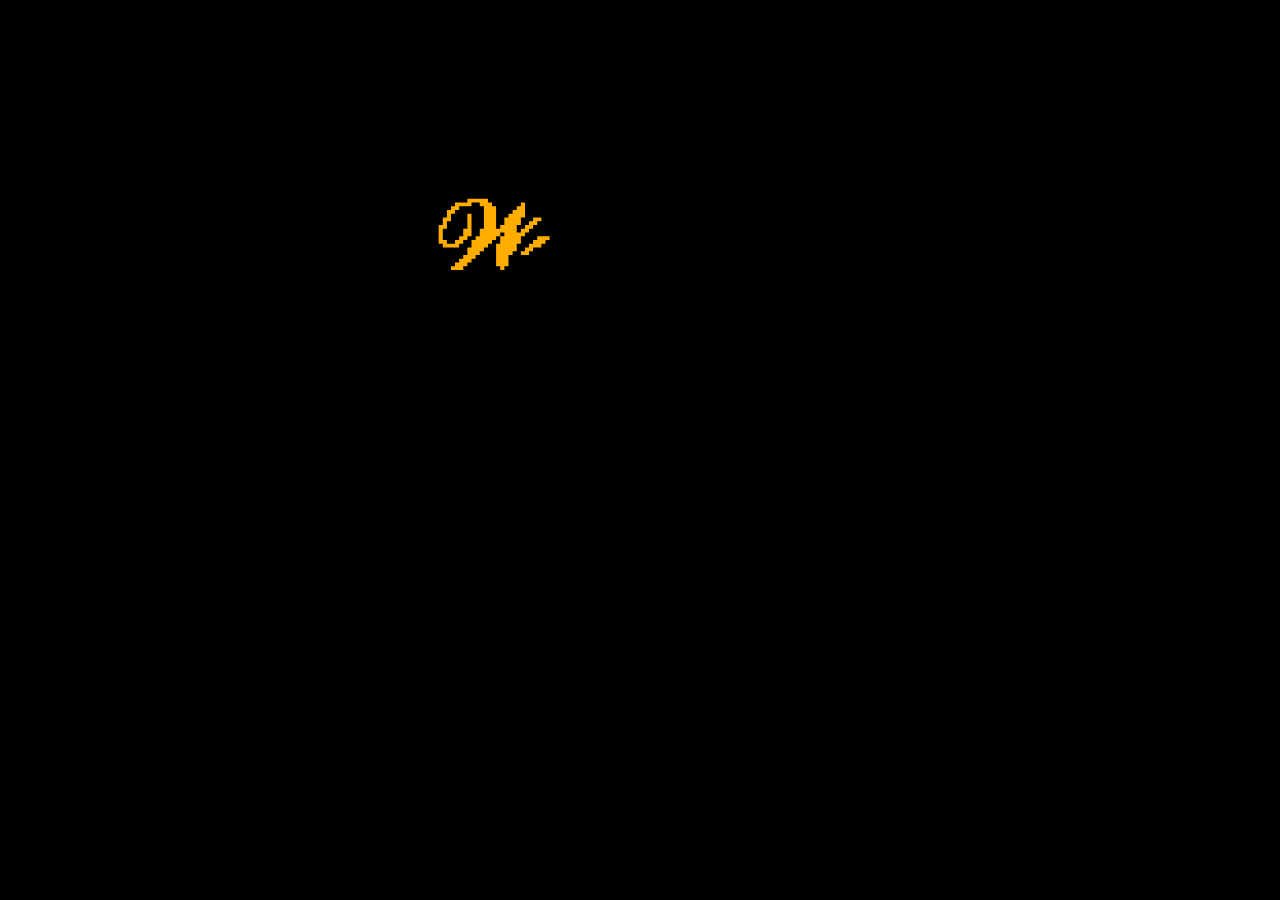
<file: retro/games/defender/index.html>
<!doctypehtml><html lang=en><head><meta charset=utf-8><meta content="width=device-width,initial-scale=1"name=viewport><title>Defender</title><style>body,html{margin:0;height:100%;background:#000;overflow:hidden}body{display:flex;align-items:center;justify-content:center}canvas{display:block;width:100vw;height:100vh;image-rendering:pixelated;outline:0}#status{position:fixed;color:#888;font:14px monospace}</style></head><body><div id=status>Loading...</div><canvas id=canvas oncontextmenu=event.preventDefault() tabindex=-1></canvas><script>var Module={canvas:document.getElementById("canvas"),setStatus:function(t){document.getElementById("status").textContent=t},onRuntimeInitialized:function(){Module.setStatus(""),Module.canvas.focus()}}</script><script async src=index.js></script></body></html>
</file>
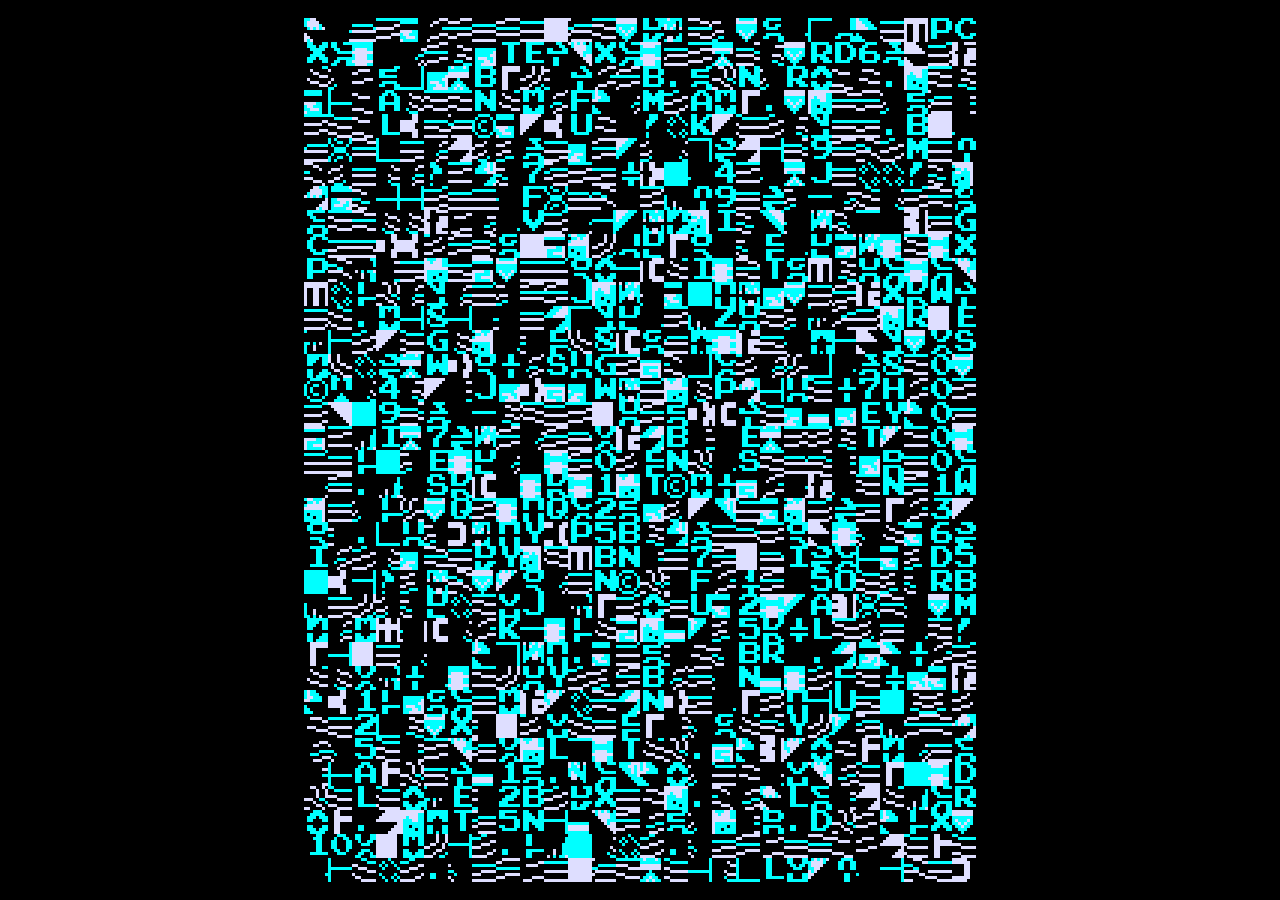
<file: retro/games/galaga/index.html>
<!doctypehtml><html lang=en><head><meta charset=utf-8><meta content="width=device-width,initial-scale=1"name=viewport><title>Galaga</title><style>body,html{margin:0;height:100%;background:#000;overflow:hidden}body{display:flex;align-items:center;justify-content:center}canvas{display:block;width:100vw;height:100vh;image-rendering:pixelated;outline:0}#status{position:fixed;color:#888;font:14px monospace}</style></head><body><div id=status>Loading...</div><canvas id=canvas oncontextmenu=event.preventDefault() tabindex=-1></canvas><script>var Module={canvas:document.getElementById("canvas"),setStatus:function(t){document.getElementById("status").textContent=t},onRuntimeInitialized:function(){Module.setStatus(""),Module.canvas.focus()}}</script><script async src=index.js></script></body></html>
</file>
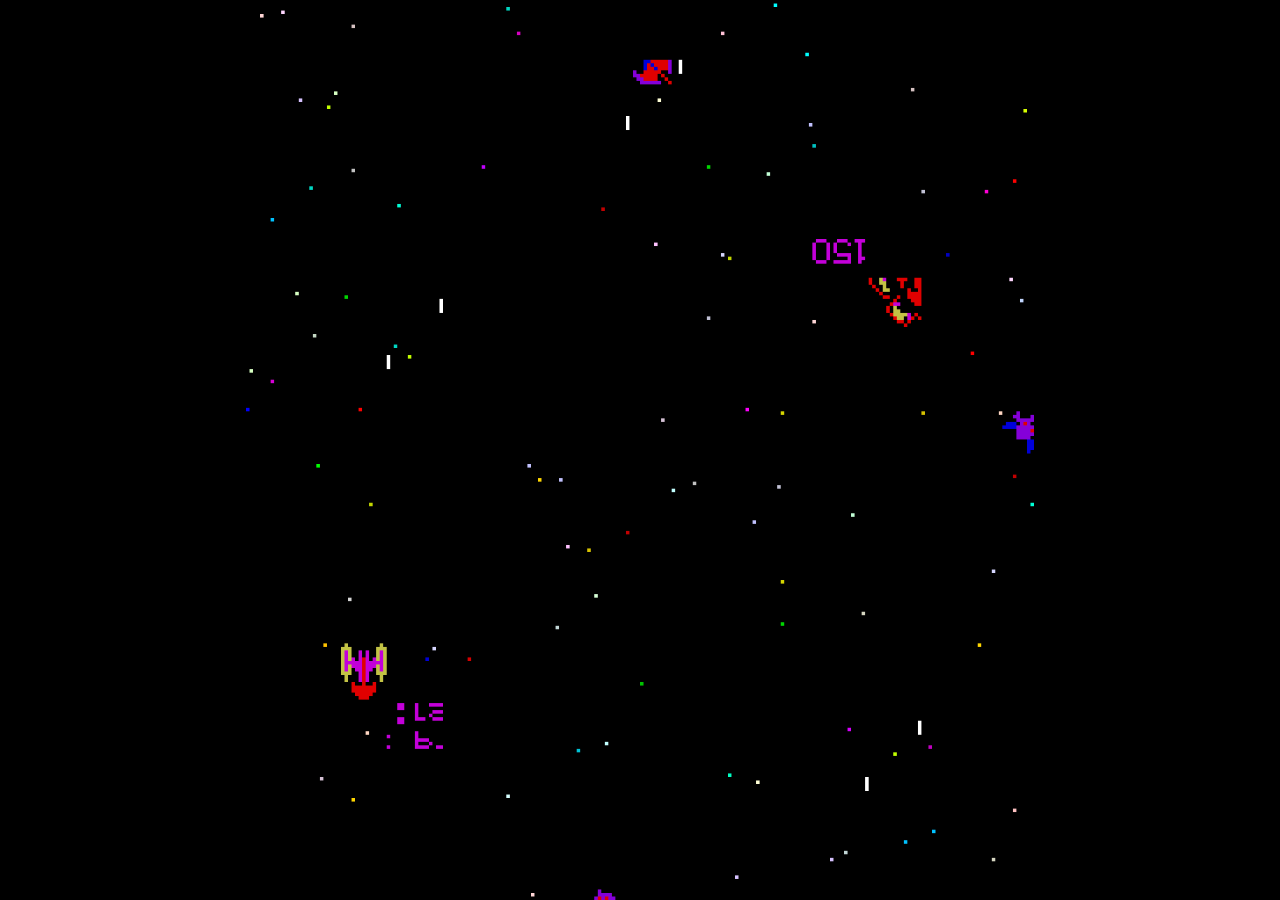
<file: retro/games/galaxian/index.html>
<!doctypehtml><html lang=en><head><meta charset=utf-8><meta content="width=device-width,initial-scale=1"name=viewport><title>Galaxian</title><style>body,html{margin:0;height:100%;background:#000;overflow:hidden}body{display:flex;align-items:center;justify-content:center}canvas{display:block;width:100vw;height:100vh;image-rendering:pixelated;outline:0}#status{position:fixed;color:#888;font:14px monospace}</style></head><body><div id=status>Loading...</div><canvas id=canvas oncontextmenu=event.preventDefault() tabindex=-1></canvas><script>var Module={canvas:document.getElementById("canvas"),setStatus:function(t){document.getElementById("status").textContent=t},onRuntimeInitialized:function(){Module.setStatus(""),Module.canvas.focus()}}</script><script async src=index.js></script></body></html>
</file>
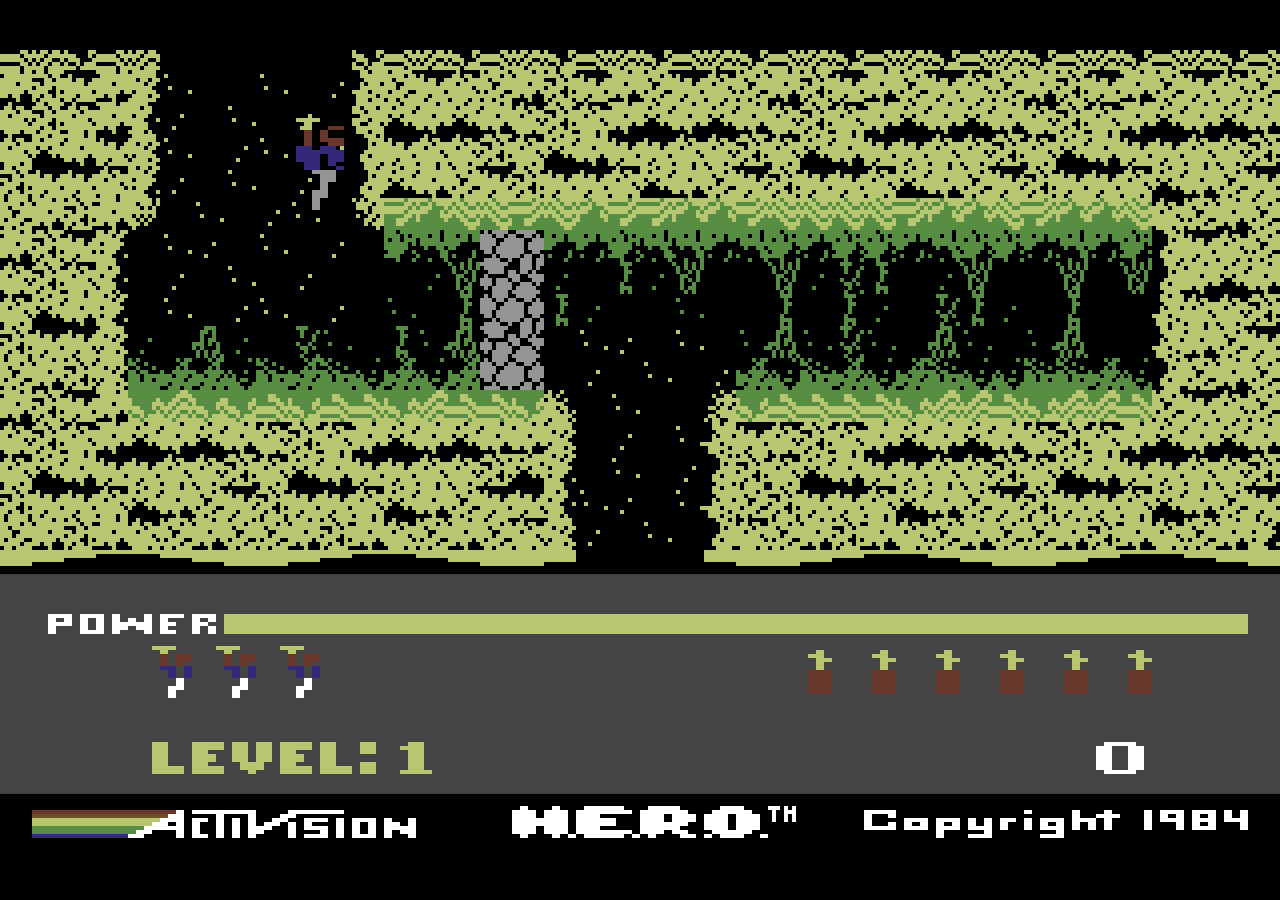
<file: retro/games/hero/index.html>
<!doctypehtml><html lang=en><head><meta charset=utf-8><meta content="width=device-width,initial-scale=1"name=viewport><title>H.E.R.O.</title><style>body,html{margin:0;height:100%;background:#000;overflow:hidden}body{display:flex;align-items:center;justify-content:center}canvas{display:block;width:100vw;height:100vh;image-rendering:pixelated;outline:0}#status{position:fixed;color:#888;font:14px monospace}</style></head><body><div id=status>Loading...</div><canvas id=canvas oncontextmenu=event.preventDefault() tabindex=-1></canvas><script>var Module={canvas:document.getElementById("canvas"),setStatus:function(t){document.getElementById("status").textContent=t},onRuntimeInitialized:function(){Module.setStatus(""),Module.canvas.focus()}}</script><script async src=index.js></script></body></html>
</file>
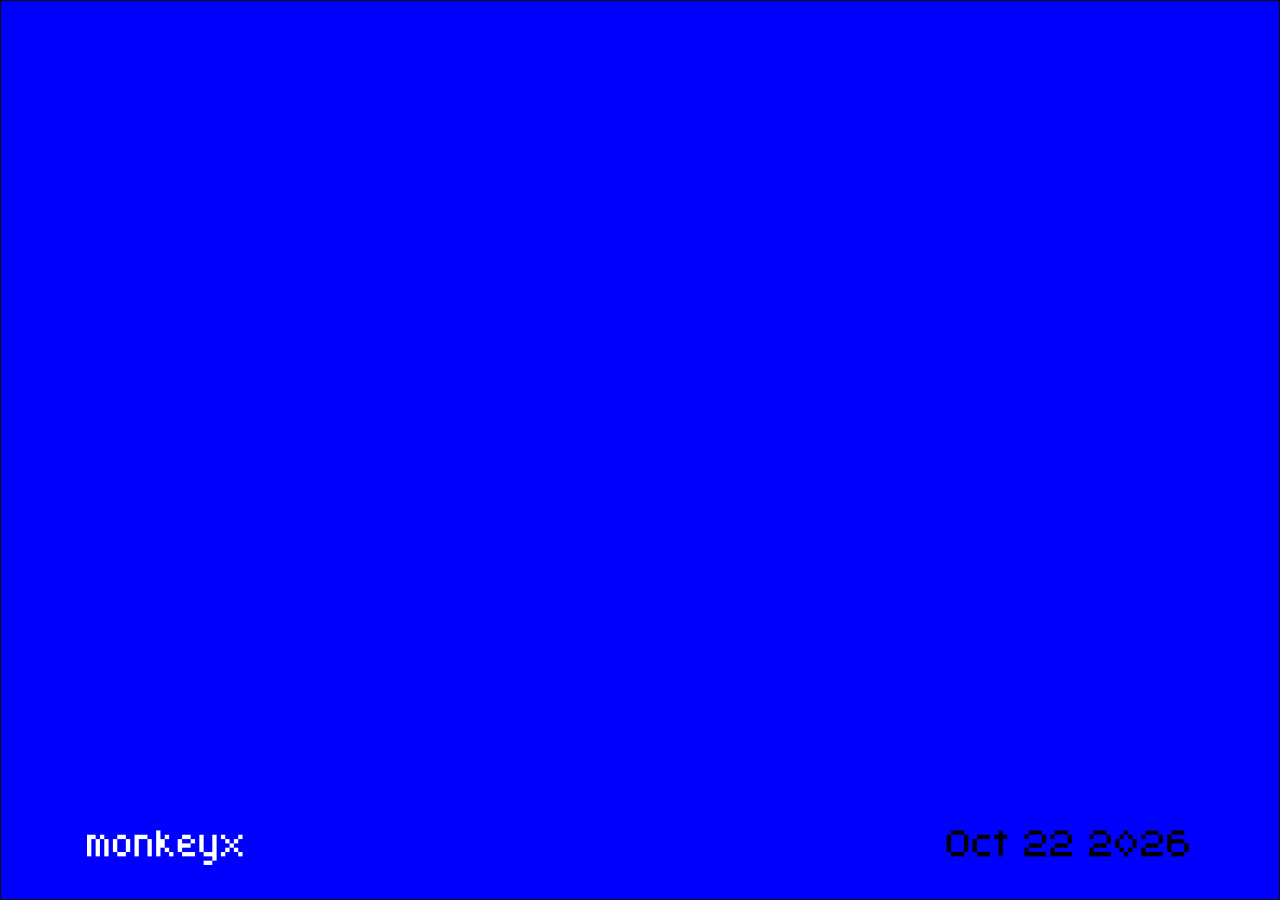
<file: retro/games/jet-set-willy/index.html>
<!DOCTYPE html>
<html lang="en">
<head>
  <meta charset="utf-8">
  <meta name="viewport" content="width=device-width, initial-scale=1, user-scalable=no">
  <title>Jet Set Willy</title>
  <style>
    * { margin: 0; padding: 0; box-sizing: border-box; }
    html, body { width: 100%; height: 100%; background: #000; overflow: hidden; touch-action: none; }
    canvas#canvas { display: block; image-rendering: pixelated; }

    #controls { display: none; position: fixed; inset: 0; pointer-events: none; z-index: 10; }

    .ctrl-btn {
      position: absolute;
      pointer-events: all;
      background: rgba(255,255,255,0.15);
      border: 2px solid rgba(255,255,255,0.4);
      border-radius: 50%;
      color: rgba(255,255,255,0.8);
      font-size: 28px;
      line-height: 1;
      display: flex;
      align-items: center;
      justify-content: center;
      user-select: none;
      -webkit-user-select: none;
      width: 72px;
      height: 72px;
    }
    .ctrl-btn:active { background: rgba(255,255,255,0.35); }

    #ctrl-left  { bottom: 24px; left: 24px; }
    #ctrl-right { bottom: 24px; left: 112px; }
    #ctrl-jump  { bottom: 24px; right: 24px; width: 88px; height: 88px; font-size: 36px; }
    #ctrl-enter { bottom: 120px; right: 24px; }
    #ctrl-pause { top: 16px; right: 104px; width: 52px; height: 52px; font-size: 20px; border-radius: 8px; }
    #ctrl-esc   { top: 16px; right: 40px;  width: 52px; height: 52px; font-size: 20px; border-radius: 8px; }
  </style>
</head>
<body>
  <canvas id="canvas" oncontextmenu="event.preventDefault()" tabindex="-1"></canvas>

  <div id="controls">
    <div class="ctrl-btn" id="ctrl-left">&#9664;</div>
    <div class="ctrl-btn" id="ctrl-right">&#9654;</div>
    <div class="ctrl-btn" id="ctrl-jump">&#9650;</div>
    <div class="ctrl-btn" id="ctrl-enter">&#9166;</div>
    <div class="ctrl-btn" id="ctrl-pause">&#9646;&#9646;</div>
    <div class="ctrl-btn" id="ctrl-esc">&#10005;</div>
  </div>

  <script>
    var canvas = document.getElementById('canvas');

    function sendKey(type, key, code) {
      canvas.dispatchEvent(new KeyboardEvent(type, {
        key: key, code: code, keyCode: 0,
        bubbles: true, cancelable: true
      }));
    }

    function bindBtn(id, key, code) {
      var el = document.getElementById(id);
      el.addEventListener('touchstart', function(e) {
        e.preventDefault();
        sendKey('keydown', key, code);
      }, {passive: false});
      el.addEventListener('touchend', function(e) {
        e.preventDefault();
        sendKey('keyup', key, code);
      }, {passive: false});
      el.addEventListener('touchcancel', function(e) {
        sendKey('keyup', key, code);
      }, {passive: false});
    }

    bindBtn('ctrl-left',  'ArrowLeft',  'ArrowLeft');
    bindBtn('ctrl-right', 'ArrowRight', 'ArrowRight');
    bindBtn('ctrl-jump',  ' ',          'Space');
    bindBtn('ctrl-enter', 'Enter',      'Enter');
    bindBtn('ctrl-pause', 'Tab',        'Tab');
    bindBtn('ctrl-esc',   'Escape',     'Escape');

    var isAndroid = /android/i.test(navigator.userAgent);
    var isTouch   = 'ontouchstart' in window || navigator.maxTouchPoints > 0;
    if (isAndroid || isTouch) {
      document.getElementById('controls').style.display = 'block';
    }

    var Module = {
      canvas: canvas,
      onRuntimeInitialized: function() { canvas.focus(); }
    };
  </script>
  <script async type="text/javascript" src="index.js"></script>
</body>
</html>
</file>
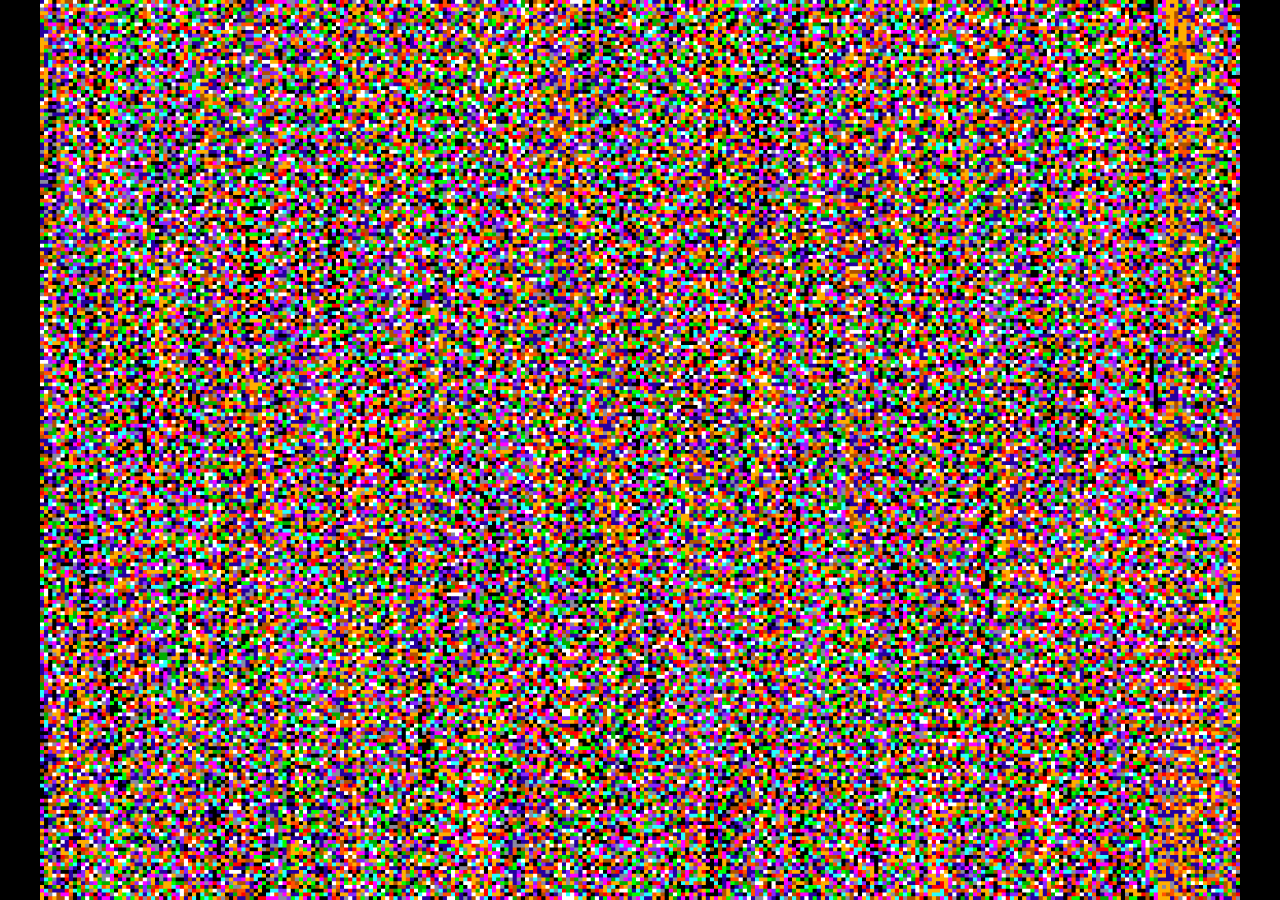
<file: retro/games/joust/index.html>
<!doctypehtml><html lang=en><head><meta charset=utf-8><meta content="width=device-width,initial-scale=1"name=viewport><title>Joust</title><style>body,html{margin:0;height:100%;background:#000;overflow:hidden}body{display:flex;align-items:center;justify-content:center}canvas{display:block;width:100vw;height:100vh;image-rendering:pixelated;outline:0}#status{position:fixed;color:#888;font:14px monospace}</style></head><body><div id=status>Loading...</div><canvas id=canvas oncontextmenu=event.preventDefault() tabindex=-1></canvas><script>var Module={canvas:document.getElementById("canvas"),setStatus:function(t){document.getElementById("status").textContent=t},onRuntimeInitialized:function(){Module.setStatus(""),Module.canvas.focus()}}</script><script async src=index.js></script></body></html>
</file>
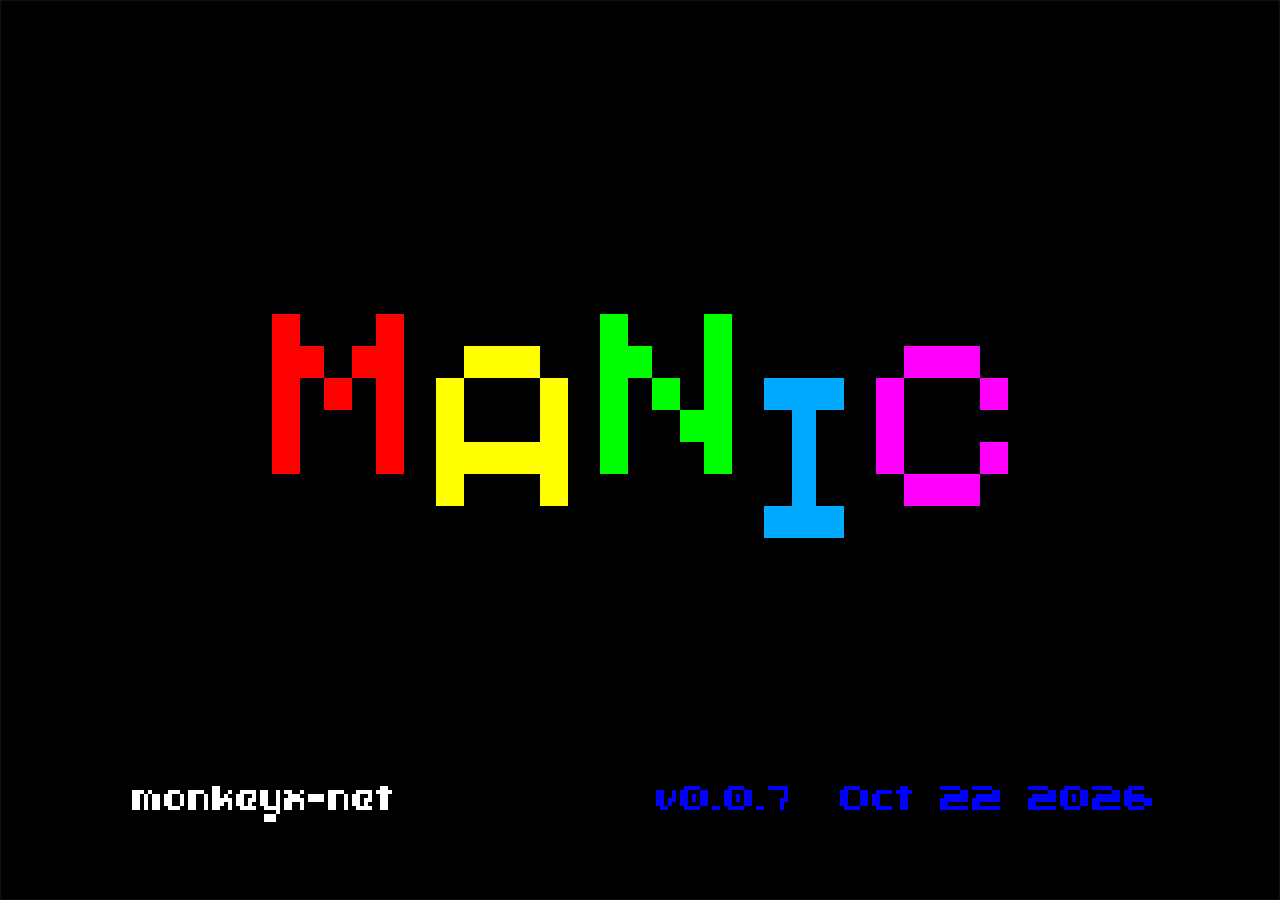
<file: retro/games/manic-miner/index.html>
<!DOCTYPE html>
<html lang="en">
<head>
  <meta charset="utf-8">
  <meta name="viewport" content="width=device-width, initial-scale=1, user-scalable=no">
  <title>Manic Miner</title>
  <style>
    * { margin: 0; padding: 0; box-sizing: border-box; }
    html, body { width: 100%; height: 100%; background: #000; overflow: hidden; touch-action: none; }
    canvas#canvas { display: block; image-rendering: pixelated; }

    #controls { display: none; position: fixed; inset: 0; pointer-events: none; z-index: 10; }

    .ctrl-btn {
      position: absolute;
      pointer-events: all;
      background: rgba(255,255,255,0.15);
      border: 2px solid rgba(255,255,255,0.4);
      border-radius: 50%;
      color: rgba(255,255,255,0.8);
      font-size: 28px;
      line-height: 1;
      display: flex;
      align-items: center;
      justify-content: center;
      user-select: none;
      -webkit-user-select: none;
      width: 72px;
      height: 72px;
    }
    .ctrl-btn:active { background: rgba(255,255,255,0.35); }

    #ctrl-left  { bottom: 24px; left: 24px; }
    #ctrl-right { bottom: 24px; left: 112px; }
    #ctrl-jump  { bottom: 24px; right: 24px; width: 88px; height: 88px; font-size: 36px; }
    #ctrl-enter { bottom: 120px; right: 24px; }
    #ctrl-pause { top: 16px; right: 104px; width: 52px; height: 52px; font-size: 20px; border-radius: 8px; }
    #ctrl-esc   { top: 16px; right: 40px;  width: 52px; height: 52px; font-size: 20px; border-radius: 8px; }
  </style>
</head>
<body>
  <canvas id="canvas" oncontextmenu="event.preventDefault()" tabindex="-1"></canvas>

  <div id="controls">
    <div class="ctrl-btn" id="ctrl-left">&#9664;</div>
    <div class="ctrl-btn" id="ctrl-right">&#9654;</div>
    <div class="ctrl-btn" id="ctrl-jump">&#9650;</div>
    <div class="ctrl-btn" id="ctrl-enter">&#9166;</div>
    <div class="ctrl-btn" id="ctrl-pause">&#9646;&#9646;</div>
    <div class="ctrl-btn" id="ctrl-esc">&#10005;</div>
  </div>

  <script>
    var canvas = document.getElementById('canvas');

    function sendKey(type, key, code) {
      canvas.dispatchEvent(new KeyboardEvent(type, {
        key: key, code: code, keyCode: 0,
        bubbles: true, cancelable: true
      }));
    }

    function bindBtn(id, key, code) {
      var el = document.getElementById(id);
      el.addEventListener('touchstart', function(e) {
        e.preventDefault();
        sendKey('keydown', key, code);
      }, {passive: false});
      el.addEventListener('touchend', function(e) {
        e.preventDefault();
        sendKey('keyup', key, code);
      }, {passive: false});
      el.addEventListener('touchcancel', function(e) {
        sendKey('keyup', key, code);
      }, {passive: false});
    }

    bindBtn('ctrl-left',  'ArrowLeft',  'ArrowLeft');
    bindBtn('ctrl-right', 'ArrowRight', 'ArrowRight');
    bindBtn('ctrl-jump',  ' ',          'Space');
    bindBtn('ctrl-enter', 'Enter',      'Enter');
    bindBtn('ctrl-pause', 'Tab',        'Tab');
    bindBtn('ctrl-esc',   'Escape',     'Escape');

    var isAndroid = /android/i.test(navigator.userAgent);
    var isTouch   = 'ontouchstart' in window || navigator.maxTouchPoints > 0;
    if (isAndroid || isTouch) {
      document.getElementById('controls').style.display = 'block';
    }

    var Module = {
      canvas: canvas,
      onRuntimeInitialized: function() { canvas.focus(); }
    };
  </script>
  <script async type="text/javascript" src="index.js"></script>
</body>
</html>
</file>
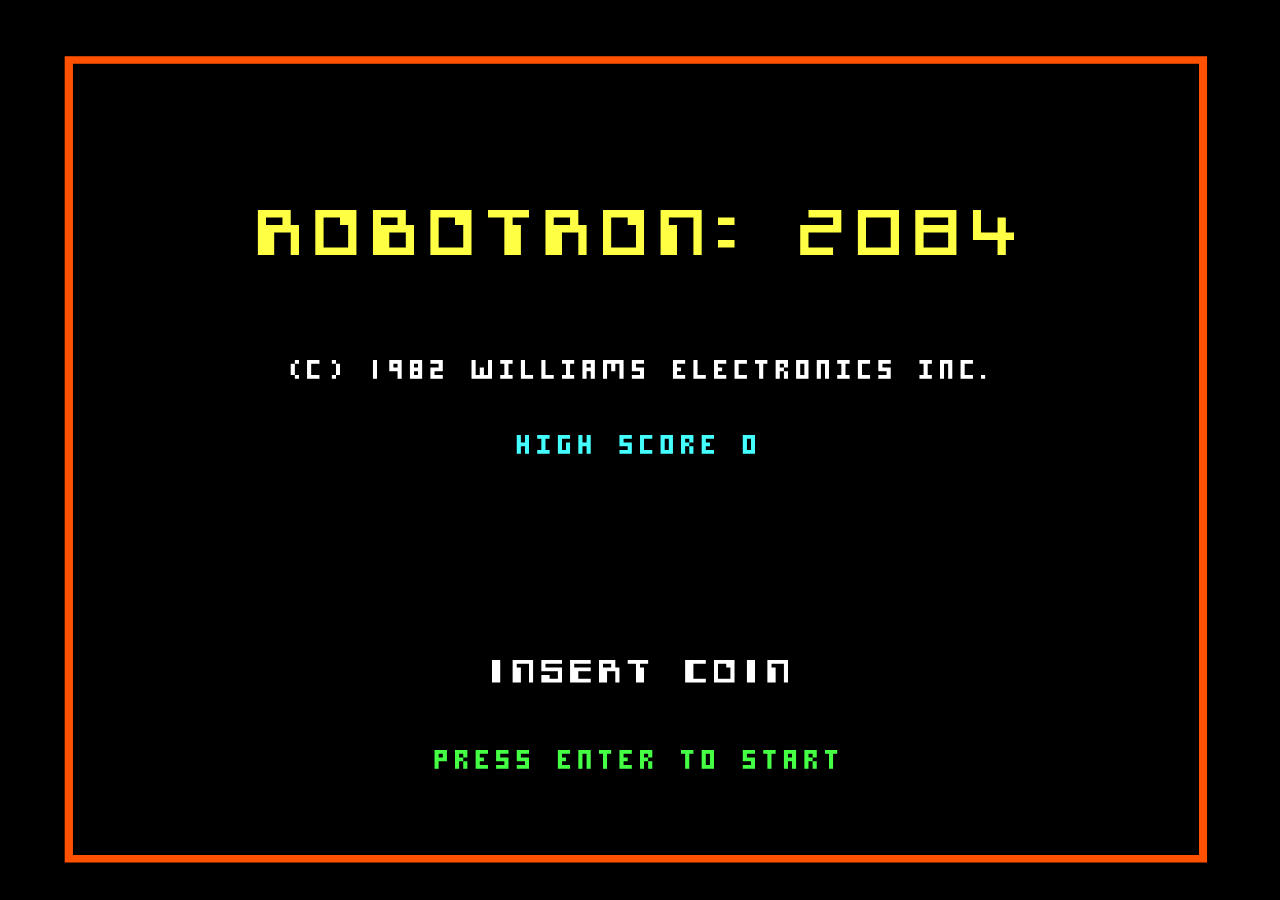
<file: retro/games/robotron/index.html>
<!doctypehtml><html lang=en><head><meta charset=utf-8><meta content="width=device-width,initial-scale=1"name=viewport><title>Robotron: 2084</title><style>body,html{margin:0;height:100%;background:#000;overflow:hidden}body{display:flex;align-items:center;justify-content:center}canvas{display:block;width:100vw;height:100vh;image-rendering:pixelated;outline:0}#status{position:fixed;color:#888;font:14px monospace}</style></head><body><div id=status>Loading...</div><canvas id=canvas oncontextmenu=event.preventDefault() tabindex=-1></canvas><script>var Module={canvas:document.getElementById("canvas"),setStatus:function(t){document.getElementById("status").textContent=t},onRuntimeInitialized:function(){Module.setStatus(""),Module.canvas.focus()}}</script><script async src=index.js></script></body></html>
</file>
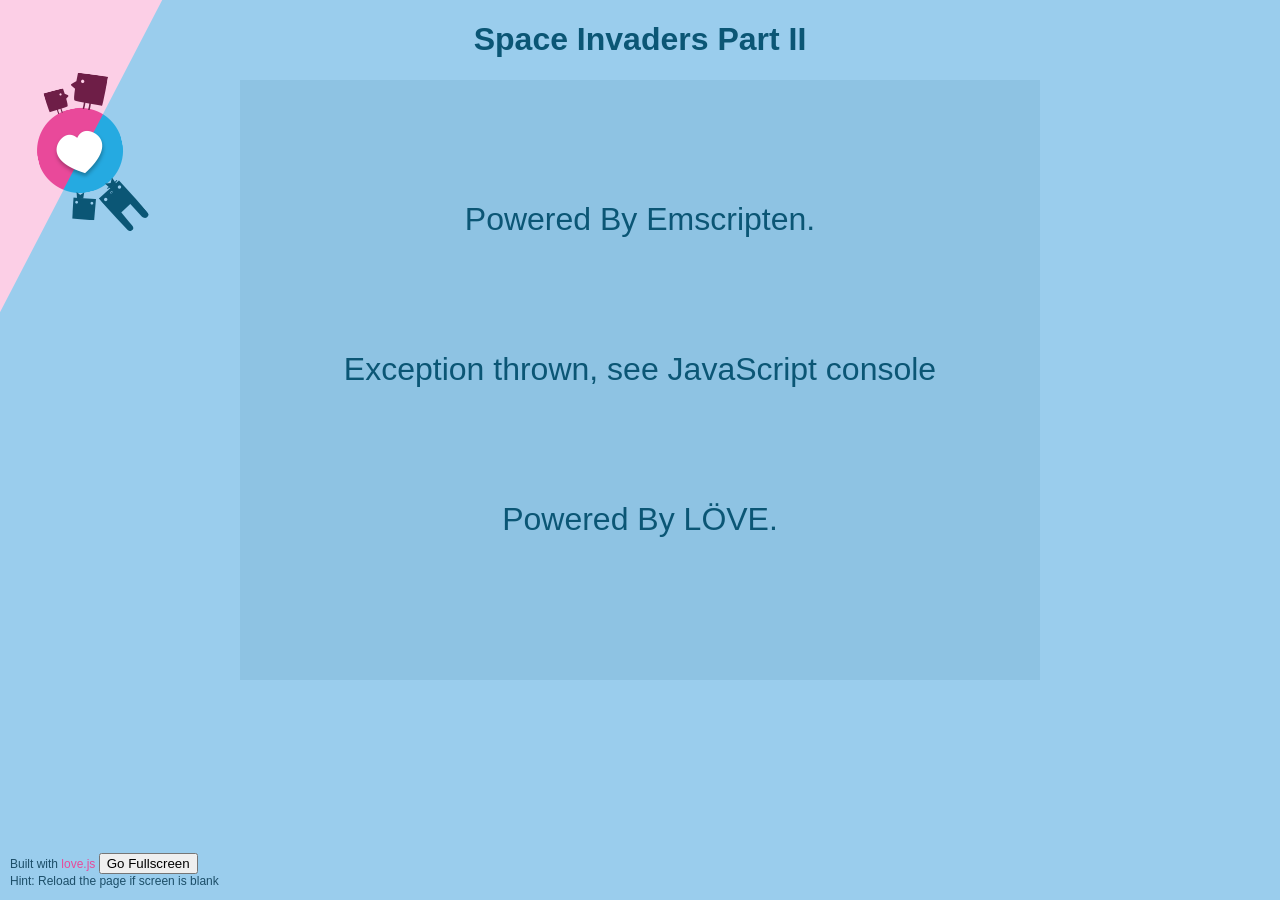
<file: retro/games/space-invaders-part-ii/index.html>
<!doctype html>
<html lang="en-us">
  <head>
    <meta charset="utf-8">
    <meta http-equiv="Content-Type" content="text/html; charset=utf-8">
    <meta name="viewport" content="width=device-width, initial-scale=1, shrink-to-fit=no, minimum-scale=1, maximum-scale=1">
    <title>Space Invaders Part II</title>

    <!-- Load custom style sheet -->
    <link rel="stylesheet" type="text/css" href="theme/love.css">
  </head>
  <body>
    <center>
      <div>
        <h1>Space Invaders Part II</h1>
        <canvas id="loadingCanvas" oncontextmenu="event.preventDefault()" width="800" height="600"></canvas>
        <canvas id="canvas" oncontextmenu="event.preventDefault()"></canvas>
      </div>
    </center>

    <script type='text/javascript'>
      function goFullScreen(){
            var canvas = document.getElementById("canvas");
            if(canvas.requestFullScreen)
                canvas.requestFullScreen();
            else if(canvas.webkitRequestFullScreen)
                canvas.webkitRequestFullScreen();
            else if(canvas.mozRequestFullScreen)
                canvas.mozRequestFullScreen();
      }
      function FullScreenHook(){
        var canvas = document.getElementById("canvas");
        canvas.width = window.innerWidth || document.documentElement.clientWidth || document.body.clientWidth;
        canvas.height = window.innerHeight || document.documentElement.clientHeight || document.body.clientHeight;
      }
      var loadingContext = document.getElementById('loadingCanvas').getContext('2d');
      function drawLoadingText(text) {
        var canvas = loadingContext.canvas;

        loadingContext.fillStyle = "rgb(142, 195, 227)";
        loadingContext.fillRect(0, 0, canvas.scrollWidth, canvas.scrollHeight);

        loadingContext.font = '2em arial';
        loadingContext.textAlign = 'center'
        loadingContext.fillStyle = "rgb( 11, 86, 117 )";
        loadingContext.fillText(text, canvas.scrollWidth / 2, canvas.scrollHeight / 2);

        loadingContext.fillText("Powered By Emscripten.", canvas.scrollWidth / 2, canvas.scrollHeight / 4);
        loadingContext.fillText("Powered By LÖVE.", canvas.scrollWidth / 2, canvas.scrollHeight / 4 * 3);
      }

      window.onload = function () { window.focus(); };
      window.onclick = function () { window.focus(); };

      window.addEventListener("keydown", function(e) {
        // space and arrow keys
        if([32, 37, 38, 39, 40].indexOf(e.keyCode) > -1) {
          e.preventDefault();
        }
      }, false);

      var Module = {
        arguments: ["./game.love"],
        INITIAL_MEMORY: 16777216,
        printErr: console.error.bind(console),
        canvas: (function() {
          var canvas = document.getElementById('canvas');

          // As a default initial behavior, pop up an alert when webgl context is lost. To make your
          // application robust, you may want to override this behavior before shipping!
          // See http://www.khronos.org/registry/webgl/specs/latest/1.0/#5.15.2
          canvas.addEventListener("webglcontextlost", function(e) { alert('WebGL context lost. You will need to reload the page.'); e.preventDefault(); }, false);

          return canvas;
        })(),
        setStatus: function(text) {
          if (text) {
            drawLoadingText(text);
          } else if (Module.remainingDependencies === 0) {
            document.getElementById('loadingCanvas').style.display = 'none';
            document.getElementById('canvas').style.visibility = 'visible';
          }
        },
        totalDependencies: 0,
        remainingDependencies: 0,
        monitorRunDependencies: function(left) {
          this.remainingDependencies = left;
          this.totalDependencies = Math.max(this.totalDependencies, left);
          Module.setStatus(left ? 'Preparing... (' + (this.totalDependencies-left) + '/' + this.totalDependencies + ')' : 'All downloads complete.');
        }
      };
      Module.setStatus('Downloading...');
      window.onerror = function(event) {
        // TODO: do not warn on ok events like simulating an infinite loop or exitStatus
        Module.setStatus('Exception thrown, see JavaScript console');
        Module.setStatus = function(text) {
          if (text) Module.printErr('[post-exception status] ' + text);
        };
      };

      var applicationLoad = function(e) {
        Love(Module);
      }
    </script>
    <script type="text/javascript" src="game.js"></script>
    <script async type="text/javascript" src="love.js" onload="applicationLoad(this)"></script>
    <footer>
      <p>Built with <a href="https://github.com/Davidobot/love.js">love.js</a> <button onclick="goFullScreen();">Go Fullscreen</button><br>Hint: Reload the page if screen is blank</p>
    </footer>
  </body>
</html>
</file>
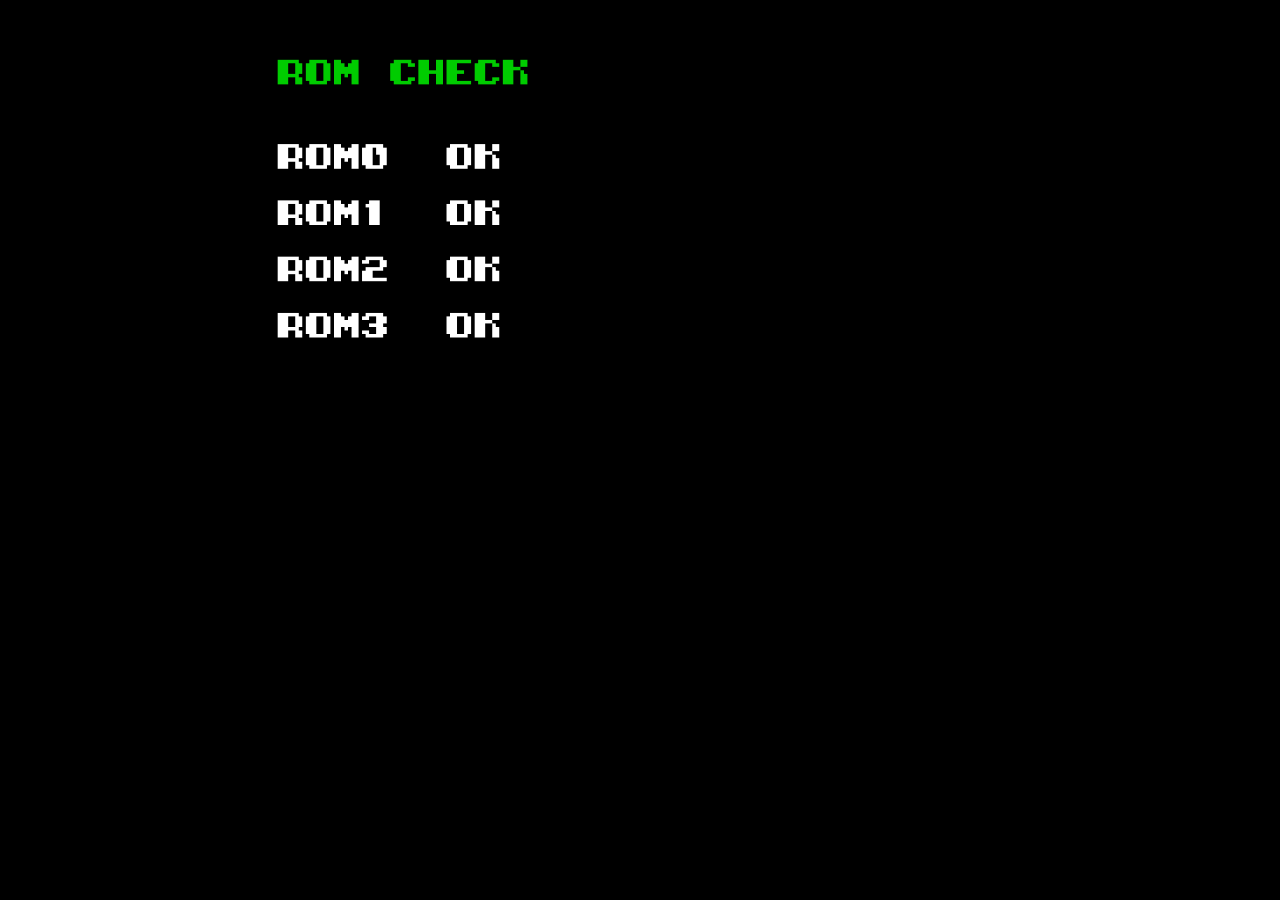
<file: retro/games/starforce/index.html>
<!doctypehtml><html lang=en><head><meta charset=utf-8><meta content="width=device-width,initial-scale=1"name=viewport><title>Star Force</title><style>body,html{margin:0;height:100%;background:#000;overflow:hidden}body{display:flex;align-items:center;justify-content:center}canvas{display:block;width:100vw;height:100vh;image-rendering:pixelated;outline:0}#status{position:fixed;color:#888;font:14px monospace}</style></head><body><div id=status>Loading...</div><canvas id=canvas oncontextmenu=event.preventDefault() tabindex=-1></canvas><script>var Module={canvas:document.getElementById("canvas"),setStatus:function(t){document.getElementById("status").textContent=t},onRuntimeInitialized:function(){Module.setStatus(""),Module.canvas.focus()}}</script><script async src=index.js></script></body></html>
</file>
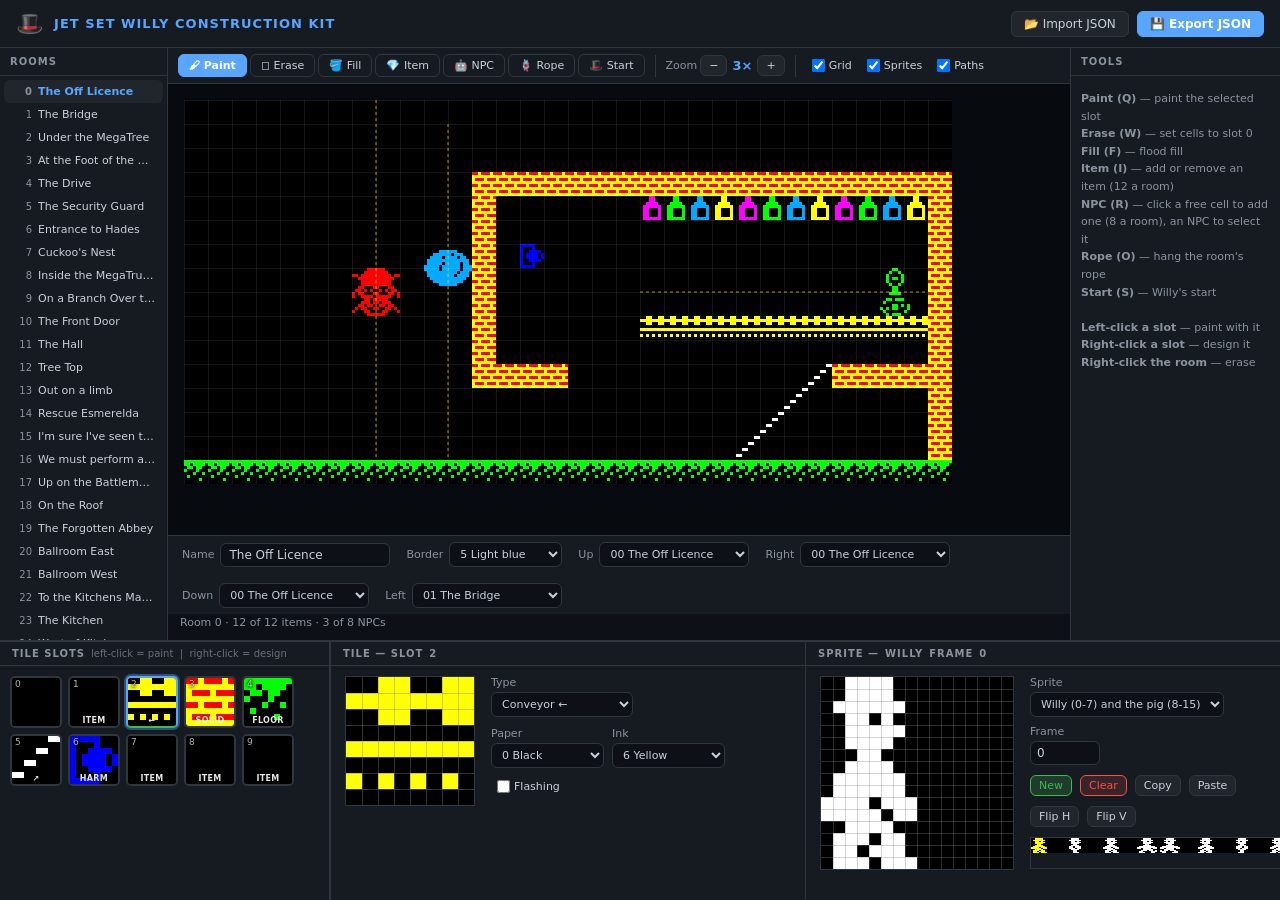
<file: retro/games/jet-set-willy/editor/index.html>
<!doctype html>
<html lang="en">
    <head>
        <meta charset="UTF-8" />
        <meta name="viewport" content="width=device-width, initial-scale=1.0" />
        <title>Jet Set Willy Construction Kit</title>
        <link rel="stylesheet" href="css/style.css" />
    </head>
    <body>
        <!-- ── Header ─────────────────────────────────────────────────────────── -->
        <header class="app-header">
            <div class="brand">
                <span class="brand-gem">🎩</span>
                <span>JET SET WILLY CONSTRUCTION KIT</span>
            </div>
            <div class="header-actions">
                <button id="btn-import" class="btn">📂 Import JSON</button>
                <button id="btn-export" class="btn btn-primary">💾 Export JSON</button>
                <input type="file" id="file-input" accept=".json" hidden />
            </div>
        </header>

        <!-- ── Workspace ──────────────────────────────────────────────────────── -->
        <div class="workspace">
            <!-- Room list: the game finds some rooms by number, so there are always 60 -->
            <aside class="panel panel-levels">
                <div class="panel-header">Rooms</div>
                <div id="room-list" class="level-list"></div>
            </aside>

            <!-- Main editor -->
            <main class="editor-main">
                <div class="toolbar">
                    <div class="tool-group">
                        <button class="tool-btn active" data-tool="paint" title="Paint tile (Q)">🖌 Paint</button>
                        <button class="tool-btn" data-tool="erase" title="Erase tile to slot 0 (W)">◻ Erase</button>
                        <button class="tool-btn" data-tool="fill" title="Flood fill (F)">🪣 Fill</button>
                        <button class="tool-btn" data-tool="item" title="Add or remove an item (I)">💎 Item</button>
                        <button class="tool-btn" data-tool="npc" title="Place or select an NPC (R)">🤖 NPC</button>
                        <button class="tool-btn" data-tool="rope" title="Hang or move the rope (O)">🪢 Rope</button>
                        <button class="tool-btn" data-tool="start" title="Put Willy's start here (S)">🎩 Start</button>
                    </div>
                    <div class="tool-sep"></div>
                    <div class="tool-group">
                        <span class="tool-label">Zoom</span>
                        <button id="zoom-out" class="btn btn-sm" title="Zoom out (-)">−</button>
                        <span id="zoom-label" class="zoom-label">3×</span>
                        <button id="zoom-in" class="btn btn-sm" title="Zoom in (+)">+</button>
                    </div>
                    <div class="tool-sep"></div>
                    <div class="tool-group">
                        <label class="checkbox-row"><input type="checkbox" id="show-grid" checked /> Grid</label>
                        <label class="checkbox-row"><input type="checkbox" id="show-sprites" checked /> Sprites</label>
                        <label class="checkbox-row"><input type="checkbox" id="show-paths" checked /> Paths</label>
                    </div>
                </div>

                <div class="canvas-scroll" id="canvas-scroll">
                    <div class="canvas-container">
                        <canvas id="room-canvas"></canvas>
                    </div>
                </div>

                <div class="level-meta">
                    <label>Name
                        <input type="text" id="room-name" class="input-text" maxlength="63" placeholder="Room name…" />
                    </label>
                    <label>Border
                        <select id="room-border" class="input-sel"></select>
                    </label>
                    <label>Up <select id="exit-0" class="input-sel exit-sel"></select></label>
                    <label>Right <select id="exit-1" class="input-sel exit-sel"></select></label>
                    <label>Down <select id="exit-2" class="input-sel exit-sel"></select></label>
                    <label>Left <select id="exit-3" class="input-sel exit-sel"></select></label>
                </div>
                <div id="room-note" class="hint-text room-note"></div>
            </main>

            <!-- Properties -->
            <aside class="panel panel-props">
                <div id="npc-props" style="display: none">
                    <div class="panel-header">NPC <span id="npc-slot"></span></div>
                    <div class="props-section">
                        <div class="prop-row"><label>Move <select id="npc-move" class="input-sel"></select></label></div>
                        <div class="prop-row"><label>Draw <select id="npc-draw" class="input-sel"></select></label></div>
                        <div class="prop-row">
                            <label>X <input type="number" id="npc-x" class="input-num" min="0" max="255" /></label>
                            <label>Y px <input type="number" id="npc-y" class="input-num" min="0" max="112" /></label>
                        </div>
                        <div class="prop-row" id="npc-range">
                            <label>Min <input type="number" id="npc-min" class="input-num" min="0" max="127" /></label>
                            <label>Max <input type="number" id="npc-max" class="input-num" min="0" max="127" /></label>
                        </div>
                        <div class="prop-row"><label>Speed <input type="number" id="npc-speed" class="input-num" min="0" max="16" /></label></div>
                        <div class="prop-row"><label>Sprite <select id="npc-sprite" class="input-sel"></select></label></div>
                        <div class="prop-row"><label>Ink <select id="npc-ink" class="input-sel"></select></label></div>
                        <div class="prop-row">
                            <label>Frame <input type="number" id="npc-frame" class="input-num" min="0" max="7" /></label>
                            <label>Mask <select id="npc-mask" class="input-sel">
                                <option value="0">1 frame</option><option value="1">2 frames</option>
                                <option value="3">4 frames</option><option value="7">8 frames</option>
                                <option value="2">frames 0 &amp; 2</option>
                            </select></label>
                        </div>
                        <div class="prop-row"><label>Update <input type="number" id="npc-update" class="input-num" min="0" max="3" /></label></div>
                        <p class="hint-text" id="npc-hint"></p>
                        <div class="prop-row"><button id="btn-del-npc" class="btn btn-sm btn-danger">Delete NPC</button></div>
                        <canvas id="npc-preview" class="npc-preview" width="64" height="64"></canvas>
                    </div>
                </div>

                <div id="rope-props" style="display: none">
                    <div class="panel-header">Rope</div>
                    <div class="props-section">
                        <p class="hint-text">Click the top row to hang the rope (columns 12–19: it swings 96 pixels either side).</p>
                        <div class="prop-row"><label>Ink <select id="rope-ink" class="input-sel"></select></label></div>
                        <div class="prop-row"><button id="btn-del-rope" class="btn btn-sm btn-danger">Remove rope</button></div>
                    </div>
                </div>

                <div id="start-props" style="display: none">
                    <div class="panel-header">Willy's start</div>
                    <div class="props-section">
                        <p class="hint-text">Click a cell to start Willy there, in this room. The game starts in <span id="start-room"></span>.</p>
                    </div>
                </div>

                <div id="tool-help">
                    <div class="panel-header">Tools</div>
                    <div class="props-section">
                        <p class="hint-text">
                            <strong>Paint (Q)</strong> — paint the selected slot<br />
                            <strong>Erase (W)</strong> — set cells to slot 0<br />
                            <strong>Fill (F)</strong> — flood fill<br />
                            <strong>Item (I)</strong> — add or remove an item (12 a room)<br />
                            <strong>NPC (R)</strong> — click a free cell to add one (8 a room), an NPC to select it<br />
                            <strong>Rope (O)</strong> — hang the room's rope<br />
                            <strong>Start (S)</strong> — Willy's start<br /><br />
                            <strong>Left-click a slot</strong> — paint with it<br />
                            <strong>Right-click a slot</strong> — design it<br />
                            <strong>Right-click the room</strong> — erase
                        </p>
                    </div>
                </div>
            </aside>
        </div>

        <!-- ── Bottom: tile slots, tile designer, sprite designer ─────────────── -->
        <div class="bottom-panel">
            <div class="gfx-palette-section">
                <div class="section-header">
                    Tile slots <span class="hint-small">left-click = paint &nbsp;|&nbsp; right-click = design</span>
                </div>
                <div id="gfx-slots" class="gfx-slots-grid"></div>
            </div>

            <div class="designer-section">
                <div class="section-header">Tile — slot <span id="designer-slot-num">0</span></div>
                <div class="designer-layout">
                    <canvas id="tile-designer" width="128" height="128" title="Left-drag sets pixels · right-drag clears them"></canvas>
                    <div class="designer-controls">
                        <div class="ctrl-row"><label class="stack">Type <select id="tile-type" class="input-sel"></select></label></div>
                        <div class="ctrl-row">
                            <label class="stack">Paper <select id="tile-paper" class="input-sel"></select></label>
                            <label class="stack">Ink <select id="tile-ink" class="input-sel"></select></label>
                        </div>
                        <div class="ctrl-row"><label class="checkbox-row"><input type="checkbox" id="tile-flash" /> Flashing</label></div>
                    </div>
                </div>
            </div>

            <div class="designer-section">
                <div class="section-header">
                    Sprite — <span id="sprite-title"></span> frame <span id="sprite-frame-num">0</span>
                </div>
                <div class="designer-layout">
                    <canvas id="sprite-designer" width="192" height="192" title="Left-drag sets pixels · right-drag clears them"></canvas>
                    <div class="designer-controls">
                        <div class="ctrl-row">
                            <label class="stack">Sprite <select id="sprite-sel" class="input-sel"></select></label>
                            <label class="stack">Frame <input type="number" id="sprite-frame-sel" class="input-num" min="0" max="15" value="0" /></label>
                        </div>
                        <div class="ctrl-row">
                            <button id="btn-sprite-new" class="btn btn-sm btn-success" title="Add an NPC sprite">New</button>
                            <button id="btn-sprite-clear" class="btn btn-sm btn-danger">Clear</button>
                            <button id="btn-sprite-copy" class="btn btn-sm">Copy</button>
                            <button id="btn-sprite-paste" class="btn btn-sm">Paste</button>
                        </div>
                        <div class="ctrl-row">
                            <button id="btn-sprite-flip-h" class="btn btn-sm">Flip H</button>
                            <button id="btn-sprite-flip-v" class="btn btn-sm">Flip V</button>
                        </div>
                        <canvas id="sprite-strip" width="256" height="32" title="Click a frame to edit it"></canvas>
                    </div>
                </div>
            </div>
        </div>

        <script type="module" src="js/app.js"></script>
    </body>
</html>
</file>
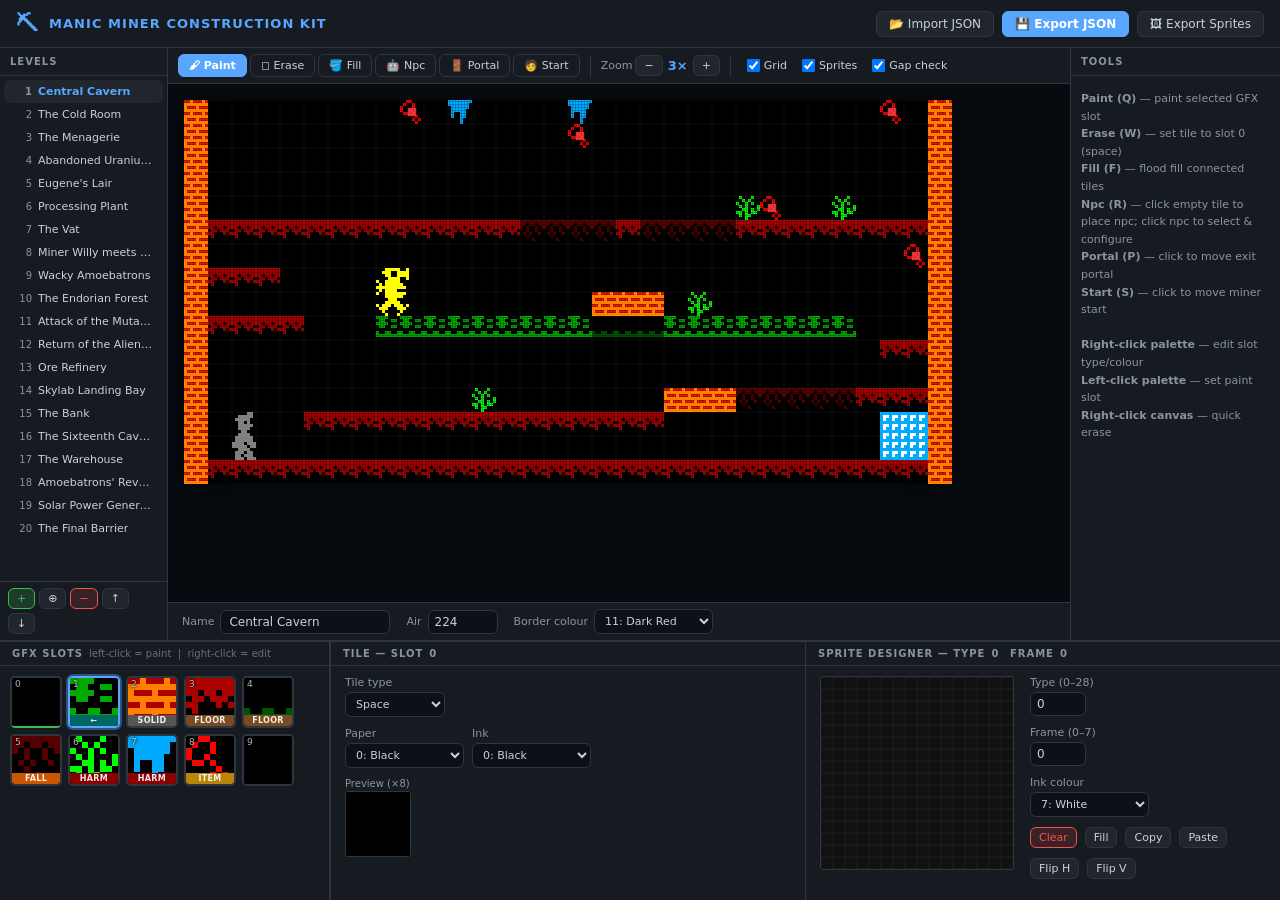
<file: retro/games/manic-miner/editor/index.html>
<!doctype html>
<html lang="en">
    <head>
        <meta charset="UTF-8" />
        <meta name="viewport" content="width=device-width, initial-scale=1.0" />
        <title>Manic Miner Construction Kit</title>
        <link rel="stylesheet" href="css/style.css" />
    </head>
    <body>
        <!-- ── Header ─────────────────────────────────────────────────────────── -->
        <header class="app-header">
            <div class="brand">
                <span class="brand-gem">⛏</span>
                <span>MANIC MINER CONSTRUCTION KIT</span>
            </div>
            <div class="header-actions">
                <button id="btn-import" class="btn">📂 Import JSON</button>
                <button id="btn-export" class="btn btn-primary">
                    💾 Export JSON
                </button>
                <button id="btn-export-sprites" class="btn">
                    🖼 Export Sprites
                </button>
                <input type="file" id="file-input" accept=".json" hidden />
            </div>
        </header>

        <!-- ── Workspace ──────────────────────────────────────────────────────── -->
        <div class="workspace">
            <!-- Level list sidebar -->
            <aside class="panel panel-levels">
                <div class="panel-header">Levels</div>
                <div id="level-list" class="level-list"></div>
                <div class="panel-footer">
                    <button
                        id="btn-add-level"
                        class="btn btn-sm btn-success"
                        title="Add new level"
                    >
                        +
                    </button>
                    <button
                        id="btn-dup-level"
                        class="btn btn-sm"
                        title="Duplicate level"
                    >
                        ⊕
                    </button>
                    <button
                        id="btn-del-level"
                        class="btn btn-sm btn-danger"
                        title="Delete level"
                    >
                        −
                    </button>
                    <button
                        id="btn-level-up"
                        class="btn btn-sm"
                        title="Move level up"
                    >
                        ↑
                    </button>
                    <button
                        id="btn-level-down"
                        class="btn btn-sm"
                        title="Move level down"
                    >
                        ↓
                    </button>
                </div>
            </aside>

            <!-- Main editor -->
            <main class="editor-main">
                <!-- Toolbar -->
                <div class="toolbar">
                    <div class="tool-group">
                        <button
                            class="tool-btn active"
                            data-tool="paint"
                            title="Paint tile (Q)"
                        >
                            🖌 Paint
                        </button>
                        <button
                            class="tool-btn"
                            data-tool="erase"
                            title="Erase tile (W)"
                        >
                            ◻ Erase
                        </button>
                        <button
                            class="tool-btn"
                            data-tool="fill"
                            title="Flood fill (F)"
                        >
                            🪣 Fill
                        </button>
                        <button
                            class="tool-btn"
                            data-tool="npc"
                            title="Place npc (R) — left-click tile to place, click npc to select"
                        >
                            🤖 Npc
                        </button>
                        <button
                            class="tool-btn"
                            data-tool="portal"
                            title="Place portal (P) — click to move"
                        >
                            🚪 Portal
                        </button>
                        <button
                            class="tool-btn"
                            data-tool="start"
                            title="Set miner start (S) — click to move"
                        >
                            🧑 Start
                        </button>
                    </div>
                    <div class="tool-sep"></div>
                    <div class="tool-group">
                        <span class="tool-label">Zoom</span>
                        <button
                            id="zoom-out"
                            class="btn btn-sm"
                            title="Zoom out (-)"
                        >
                            −
                        </button>
                        <span id="zoom-label" class="zoom-label">3×</span>
                        <button
                            id="zoom-in"
                            class="btn btn-sm"
                            title="Zoom in (+)"
                        >
                            +
                        </button>
                    </div>
                    <div class="tool-sep"></div>
                    <div class="tool-group">
                        <label class="checkbox-row"
                            ><input type="checkbox" id="show-grid" checked />
                            Grid</label
                        >
                        <label class="checkbox-row"
                            ><input type="checkbox" id="show-sprites" checked />
                            Sprites</label
                        >
                        <label class="checkbox-row"
                            ><input type="checkbox" id="show-gap-warnings" checked />
                            Gap check</label
                        >
                    </div>
                </div>

                <!-- Canvas -->
                <div class="canvas-scroll" id="canvas-scroll">
                    <div class="canvas-container">
                        <canvas id="level-canvas"></canvas>
                    </div>
                </div>

                <!-- Level metadata -->
                <div class="level-meta">
                    <label
                        >Name
                        <input
                            type="text"
                            id="level-name"
                            class="input-text"
                            maxlength="32"
                            placeholder="Level name…"
                        />
                    </label>
                    <label
                        >Air
                        <input
                            type="number"
                            id="level-air"
                            class="input-num"
                            min="0"
                            max="65535"
                            value="8192"
                        />
                    </label>
                    <label
                        >Border colour
                        <select id="level-border" class="input-sel"></select>
                    </label>
                </div>
            </main>

            <!-- Properties panel -->
            <aside class="panel panel-props">
                <!-- Npc properties (shown when npc selected) -->
                <div id="npc-props" style="display: none">
                    <div class="panel-header">Npc Properties</div>
                    <div class="props-section">
                        <div class="prop-row">
                            <label
                                >Sprite type
                                <select id="npc-gfx" class="input-sel"></select>
                            </label>
                        </div>
                        <div class="prop-row">
                            <label
                                >Ink colour
                                <select id="npc-ink" class="input-sel"></select>
                            </label>
                        </div>
                        <div class="prop-row">
                            <label
                                >Frames
                                <select id="npc-nframes" class="input-sel">
                                    <option value="3">4 frames</option>
                                    <option value="7">8 frames</option>
                                </select>
                            </label>
                        </div>
                        <div class="prop-row">
                            <label
                                >Movement
                                <select id="npc-move" class="input-sel">
                                    <option value="0">None</option>
                                    <option value="1">← Left</option>
                                    <option value="2">→ Right</option>
                                </select>
                            </label>
                        </div>
                        <div class="prop-row">
                            <label
                                >Speed (ticks/px)
                                <input
                                    type="number"
                                    id="npc-speed"
                                    class="input-num"
                                    min="0"
                                    max="16"
                                    value="0"
                                />
                            </label>
                        </div>
                        <div class="prop-row">
                            <label
                                >Min X (pixels)
                                <input
                                    type="number"
                                    id="npc-min"
                                    class="input-num"
                                    min="0"
                                    max="255"
                                    value="0"
                                />
                            </label>
                        </div>
                        <div class="prop-row">
                            <label
                                >Max X (pixels)
                                <input
                                    type="number"
                                    id="npc-max"
                                    class="input-num"
                                    min="0"
                                    max="255"
                                    value="128"
                                />
                            </label>
                        </div>
                        <div class="prop-row">
                            <button
                                id="btn-del-npc"
                                class="btn btn-sm btn-danger"
                            >
                                Delete Npc
                            </button>
                        </div>
                        <div id="npc-sprite-preview" class="npc-preview"></div>
                    </div>
                </div>

                <!-- Portal properties -->
                <div id="portal-props" style="display: none">
                    <div class="panel-header">Portal</div>
                    <div class="props-section">
                        <p class="hint-text">
                            Click on the level to move the portal.
                        </p>
                        <div class="prop-row">
                            <label
                                >Colour 0 (paper)
                                <select
                                    id="portal-c0"
                                    class="input-sel"
                                ></select>
                            </label>
                        </div>
                        <div class="prop-row">
                            <label
                                >Colour 1 (ink)
                                <select
                                    id="portal-c1"
                                    class="input-sel"
                                ></select>
                            </label>
                        </div>
                        <div
                            id="portal-sprite-preview"
                            class="portal-preview"
                        ></div>
                    </div>
                </div>

                <!-- Miner start properties -->
                <div id="start-props" style="display: none">
                    <div class="panel-header">Miner Start</div>
                    <div class="props-section">
                        <p class="hint-text">
                            Click on the level to move the start position.
                        </p>
                        <div class="prop-row">
                            <label
                                >Miner colour
                                <select
                                    id="start-ink"
                                    class="input-sel"
                                ></select>
                            </label>
                        </div>
                        <div class="prop-row">
                            <label
                                >Facing
                                <select id="start-dir" class="input-sel">
                                    <option value="0">Right →</option>
                                    <option value="1">Left ←</option>
                                </select>
                            </label>
                        </div>
                        <div
                            id="miner-sprite-preview"
                            class="miner-preview"
                        ></div>
                    </div>
                </div>

                <!-- Default info -->
                <div id="tile-info">
                    <div class="panel-header">Tools</div>
                    <div class="props-section">
                        <p class="hint-text">
                            <strong>Paint (Q)</strong> — paint selected GFX
                            slot<br />
                            <strong>Erase (W)</strong> — set tile to slot 0
                            (space)<br />
                            <strong>Fill (F)</strong> — flood fill connected
                            tiles<br />
                            <strong>Npc (R)</strong> — click empty tile to place
                            npc; click npc to select &amp; configure<br />
                            <strong>Portal (P)</strong> — click to move exit
                            portal<br />
                            <strong>Start (S)</strong> — click to move miner
                            start<br />
                            <br />
                            <strong>Right-click palette</strong> — edit slot
                            type/colour<br />
                            <strong>Left-click palette</strong> — set paint
                            slot<br />
                            <strong>Right-click canvas</strong> — quick erase<br />
                        </p>
                    </div>
                </div>
            </aside>
        </div>

        <!-- ── Bottom Panel: GFX palette + tile designer + sprite designer ─────── -->
        <div class="bottom-panel">
            <!-- GFX slot palette -->
            <div class="gfx-palette-section">
                <div class="section-header">
                    GFX Slots
                    <span class="hint-small"
                        >left-click = paint &nbsp;|&nbsp; right-click =
                        edit</span
                    >
                </div>
                <div id="gfx-slots" class="gfx-slots-grid"></div>
            </div>

            <!-- Tile designer -->
            <div class="designer-section">
                <div class="section-header">
                    Tile — Slot <span id="designer-slot-num">0</span>
                </div>
                <div class="designer-layout">
                    <div class="designer-controls">
                        <div class="ctrl-row">
                            <label style="display:flex;flex-direction:column;gap:3px;font-size:11px;color:var(--text-muted)">
                                Tile type
                                <select id="tile-type" class="input-sel"></select>
                            </label>
                        </div>
                        <div class="ctrl-row">
                            <label style="display:flex;flex-direction:column;gap:3px;font-size:11px;color:var(--text-muted)">
                                Paper
                                <select id="tile-paper" class="input-sel"></select>
                            </label>
                            <label style="display:flex;flex-direction:column;gap:3px;font-size:11px;color:var(--text-muted)">
                                Ink
                                <select id="tile-ink" class="input-sel"></select>
                            </label>
                        </div>
                        <div>
                            <div class="preview-label">Preview (×8)</div>
                            <canvas id="tile-preview" width="64" height="64"></canvas>
                        </div>
                    </div>
                </div>
            </div>

            <!-- Sprite designer -->
            <div class="designer-section">
                <div class="section-header">
                    Sprite Designer — Type <span id="sprite-type-num">0</span>
                    &nbsp;Frame <span id="sprite-frame-num">0</span>
                </div>
                <div class="designer-layout">
                    <canvas
                        id="sprite-designer-canvas"
                        width="192"
                        height="192"
                        title="Left-drag to set pixels · Right-drag to clear pixels"
                    ></canvas>
                    <div class="designer-controls">
                        <div class="ctrl-row">
                            <label style="display:flex;flex-direction:column;gap:3px;font-size:11px;color:var(--text-muted)">
                                Type (0–28)
                                <input type="number" id="sprite-type-sel" class="input-num" min="0" max="28" value="0" style="width:56px" />
                            </label>
                        </div>
                        <div class="ctrl-row">
                            <label style="display:flex;flex-direction:column;gap:3px;font-size:11px;color:var(--text-muted)">
                                Frame (0–7)
                                <input type="number" id="sprite-frame-sel" class="input-num" min="0" max="7" value="0" style="width:56px" />
                            </label>
                        </div>
                        <div class="ctrl-row">
                            <label style="display:flex;flex-direction:column;gap:3px;font-size:11px;color:var(--text-muted)">
                                Ink colour
                                <select id="sprite-ink-sel" class="input-sel"></select>
                            </label>
                        </div>
                        <div class="ctrl-row">
                            <button id="btn-sprite-clear" class="btn btn-sm btn-danger">Clear</button>
                            <button id="btn-sprite-fill"  class="btn btn-sm">Fill</button>
                            <button id="btn-sprite-copy"  class="btn btn-sm">Copy</button>
                            <button id="btn-sprite-paste" class="btn btn-sm">Paste</button>
                        </div>
                        <div class="ctrl-row">
                            <button id="btn-sprite-flip-h" class="btn btn-sm">Flip H</button>
                            <button id="btn-sprite-flip-v" class="btn btn-sm">Flip V</button>
                        </div>
                    </div>
                </div>
            </div>
        </div>

        <script type="module" src="js/app.js"></script>
    </body>
</html>
</file>
<file: retro/games/space-invaders-part-ii/theme/love.css>
* {
    box-sizing: border-box;
}

h1 {
    font-family: arial;
    color: rgb( 11, 86, 117 );
}

body {
    background-image: url(bg.png);
    background-repeat: no-repeat;
    font-family: arial;
    margin: 0;
    padding: none;
    background-color: rgb( 154, 205, 237 );
    color: rgb( 28, 78, 104 );
}

footer {
    font-family: arial;
    font-size: 12px;
    padding-left: 10px;
    position:absolute;
    bottom: 0;
    width: 100%;
}

/* Links */
a {
    text-decoration: none;
}
a:link {
    color: rgb( 233, 73, 154 );
}
a:visited {
    color: rgb( 110, 30, 71 );
}
a:hover {
    color: rgb( 252, 207, 230 );
}

/* the canvas *must not* have any border or padding, or mouse coords will be wrong */
#canvas {
    padding-right: 0;
    display: block;
    border: 0px none;
    visibility: hidden;
}
</file>
<file: retro/games/jet-set-willy/editor/css/style.css>
/* Jet Set Willy Construction Kit — the dark theme of Manic Miner Construction Kit */
:root {
  --bg:          #0d1117;
  --panel:       #161b22;
  --panel2:      #1c2128;
  --border:      #30363d;
  --text:        #c9d1d9;
  --text-muted:  #8b949e;
  --accent:      #58a6ff;
  --accent-h:    #79b8ff;
  --success:     #3fb950;
  --danger:      #f85149;
  --warning:     #d29922;
  --active:      #21262d;
  --hover:       #1c2128;
  --radius:      6px;
  --header-h:    48px;
  --bottom-h:    260px;
  --levels-w:    168px;
  --props-w:     210px;
}

*, *::before, *::after { box-sizing: border-box; margin: 0; padding: 0; }

html, body {
  height: 100%;
  overflow: hidden;
}

body {
  font-family: -apple-system, BlinkMacSystemFont, 'Segoe UI', system-ui, sans-serif;
  font-size: 12px;
  background: var(--bg);
  color: var(--text);
  display: flex;
  flex-direction: column;
}

/* ── Header ─────────────────────────────────────────────────────────────────── */

.app-header {
  height: var(--header-h);
  background: var(--panel);
  border-bottom: 1px solid var(--border);
  display: flex;
  align-items: center;
  padding: 0 16px;
  gap: 12px;
  flex-shrink: 0;
  z-index: 100;
}

.brand {
  display: flex;
  align-items: center;
  gap: 10px;
  font-weight: 800;
  font-size: 13px;
  letter-spacing: 0.08em;
  color: var(--accent);
  flex: 1;
}

.brand-gem { font-size: 22px; }

.header-actions { display: flex; gap: 8px; }

/* ── Workspace layout ───────────────────────────────────────────────────────── */

.workspace {
  display: flex;
  flex: 1;
  min-height: 0;
  overflow: hidden;
}

/* ── Side panels ────────────────────────────────────────────────────────────── */

.panel {
  background: var(--panel);
  display: flex;
  flex-direction: column;
  overflow: hidden;
  flex-shrink: 0;
}

.panel-levels {
  width: var(--levels-w);
  border-right: 1px solid var(--border);
}

.panel-props {
  width: var(--props-w);
  border-left: 1px solid var(--border);
}

.panel-header {
  padding: 8px 10px;
  font-size: 10px;
  font-weight: 700;
  text-transform: uppercase;
  letter-spacing: 0.1em;
  color: var(--text-muted);
  border-bottom: 1px solid var(--border);
  flex-shrink: 0;
}

.panel-footer {
  padding: 6px 8px;
  border-top: 1px solid var(--border);
  display: flex;
  gap: 4px;
  flex-wrap: wrap;
  flex-shrink: 0;
}

/* ── Level list ─────────────────────────────────────────────────────────────── */

.level-list {
  flex: 1;
  overflow-y: auto;
  padding: 4px;
}

.level-item {
  display: flex;
  align-items: center;
  gap: 6px;
  padding: 5px 8px;
  border-radius: var(--radius);
  cursor: pointer;
  font-size: 11px;
  transition: background 0.1s;
  overflow: hidden;
}
.level-item:hover { background: var(--hover); }
.level-item.active { background: var(--active); color: var(--accent); font-weight: 600; }

.level-num {
  font-size: 10px;
  color: var(--text-muted);
  min-width: 20px;
  text-align: right;
  flex-shrink: 0;
}
.level-name-text {
  overflow: hidden;
  text-overflow: ellipsis;
  white-space: nowrap;
}

/* ── Editor main ────────────────────────────────────────────────────────────── */

.editor-main {
  flex: 1;
  display: flex;
  flex-direction: column;
  overflow: hidden;
  min-width: 0;
}

/* ── Toolbar ────────────────────────────────────────────────────────────────── */

.toolbar {
  display: flex;
  align-items: center;
  gap: 4px;
  padding: 6px 10px;
  background: var(--panel);
  border-bottom: 1px solid var(--border);
  flex-shrink: 0;
  flex-wrap: wrap;
}

.tool-group {
  display: flex;
  align-items: center;
  gap: 3px;
}

.tool-sep {
  width: 1px;
  height: 22px;
  background: var(--border);
  margin: 0 6px;
}

.tool-btn {
  padding: 4px 10px;
  border: 1px solid var(--border);
  border-radius: var(--radius);
  background: transparent;
  color: var(--text);
  cursor: pointer;
  font-size: 11px;
  font-family: inherit;
  white-space: nowrap;
  transition: all 0.1s;
}
.tool-btn:hover { background: var(--hover); border-color: var(--accent); }
.tool-btn.active {
  background: var(--accent);
  border-color: var(--accent);
  color: #fff;
  font-weight: 700;
}

.zoom-label {
  font-size: 13px;
  font-weight: 700;
  min-width: 24px;
  text-align: center;
  color: var(--accent);
}
.tool-label { font-size: 11px; color: var(--text-muted); }
.checkbox-row {
  display: flex;
  align-items: center;
  gap: 4px;
  cursor: pointer;
  font-size: 11px;
  padding: 2px 6px;
  border-radius: var(--radius);
  transition: background 0.1s;
}
.checkbox-row:hover { background: var(--hover); }

/* ── Canvas area ────────────────────────────────────────────────────────────── */

.canvas-scroll {
  flex: 1;
  overflow: auto;
  background: #070b10;
  padding: 16px;
  display: flex;
  align-items: flex-start;
  justify-content: flex-start;
}

.canvas-container { display: inline-block; line-height: 0; }

#level-canvas {
  display: block;
  cursor: crosshair;
  image-rendering: pixelated;
  box-shadow: 0 4px 32px rgba(0,0,0,0.6);
}

/* ── Level meta bar ─────────────────────────────────────────────────────────── */

.level-meta {
  display: flex;
  align-items: center;
  gap: 16px;
  padding: 6px 14px;
  background: var(--panel);
  border-top: 1px solid var(--border);
  flex-shrink: 0;
  flex-wrap: wrap;
}
.level-meta label {
  display: flex;
  align-items: center;
  gap: 6px;
  font-size: 11px;
  color: var(--text-muted);
  white-space: nowrap;
}

/* ── Bottom panel ───────────────────────────────────────────────────────────── */

.bottom-panel {
  display: flex;
  height: var(--bottom-h);
  background: var(--panel);
  border-top: 2px solid var(--border);
  flex-shrink: 0;
  overflow-x: auto;
  overflow-y: hidden;
}

.gfx-palette-section {
  width: 330px;
  border-right: 1px solid var(--border);
  display: flex;
  flex-direction: column;
  flex-shrink: 0;
}

.designer-section {
  flex: 1;
  min-width: 420px;
  display: flex;
  flex-direction: column;
  overflow: hidden;
  border-left: 1px solid var(--border);
}

.section-header {
  padding: 6px 12px;
  font-size: 10px;
  font-weight: 700;
  text-transform: uppercase;
  letter-spacing: 0.1em;
  color: var(--text-muted);
  border-bottom: 1px solid var(--border);
  flex-shrink: 0;
  display: flex;
  align-items: center;
  gap: 6px;
}
.hint-small {
  font-weight: 400;
  text-transform: none;
  letter-spacing: 0;
  font-size: 10px;
  color: var(--text-muted);
  opacity: 0.7;
}

/* ── GFX slot palette ───────────────────────────────────────────────────────── */

.gfx-slots-grid {
  display: flex;
  flex-wrap: wrap;
  gap: 6px;
  padding: 10px;
  overflow-y: auto;
  flex: 1;
  align-content: flex-start;
}

.gfx-slot {
  width: 52px;
  height: 52px;
  border: 2px solid var(--border);
  border-radius: 5px;
  cursor: pointer;
  position: relative;
  overflow: hidden;
  transition: border-color 0.1s, box-shadow 0.1s;
  display: flex;
  align-items: stretch;
  background: #000;
}
.gfx-slot canvas {
  width: 100%;
  height: 100%;
  image-rendering: pixelated;
  display: block;
}
.gfx-slot:hover { border-color: var(--accent); }
.gfx-slot.paint-active {
  border-color: var(--accent);
  box-shadow: 0 0 0 2px rgba(88,166,255,0.4);
}
.gfx-slot.design-active {
  border-bottom-color: var(--success);
}
.gfx-slot.paint-active.design-active {
  box-shadow: 0 0 0 2px rgba(88,166,255,0.4), inset 0 -2px 0 var(--success);
}

.gfx-slot-num {
  position: absolute;
  top: 2px;
  left: 3px;
  font-size: 9px;
  color: rgba(255,255,255,0.7);
  text-shadow: 0 0 4px #000, 0 0 2px #000;
  line-height: 1;
  pointer-events: none;
}
.gfx-slot-badge {
  position: absolute;
  bottom: 0;
  left: 0;
  right: 0;
  font-size: 8px;
  text-align: center;
  color: rgba(255,255,255,0.9);
  padding: 1px 0;
  pointer-events: none;
  font-weight: 700;
  letter-spacing: 0.04em;
}

/* ── Tile designer ──────────────────────────────────────────────────────────── */

.designer-layout {
  display: flex;
  gap: 16px;
  padding: 10px 14px;
  flex: 1;
  overflow: hidden;
  align-items: flex-start;
}

#sprite-designer-canvas {
  border: 1px solid var(--border);
  cursor: crosshair;
  image-rendering: pixelated;
  flex-shrink: 0;
  border-radius: 3px;
}

.designer-controls {
  display: flex;
  flex-direction: column;
  gap: 10px;
  min-width: 170px;
}

.ctrl-row {
  display: flex;
  gap: 8px;
  align-items: flex-end;
  flex-wrap: wrap;
}

.preview-label {
  font-size: 10px;
  color: var(--text-muted);
  margin-bottom: 2px;
}

#tile-preview {
  border: 1px solid var(--border);
  image-rendering: pixelated;
  display: block;
  border-radius: 3px;
}

/* ── Properties panel ───────────────────────────────────────────────────────── */

.panel-props {
  overflow-y: auto;
}

.props-section {
  padding: 10px;
}

.prop-row {
  margin-bottom: 10px;
}
.prop-row label {
  display: flex;
  align-items: center;
  justify-content: space-between;
  gap: 8px;
  font-size: 11px;
  color: var(--text-muted);
}

.hint-text {
  font-size: 11px;
  color: var(--text-muted);
  line-height: 1.6;
  padding: 4px 0;
}

.npc-preview, .portal-preview, .miner-preview {
  margin-top: 10px;
  border: 1px solid var(--border);
  border-radius: var(--radius);
  display: flex;
  align-items: center;
  justify-content: center;
  padding: 10px;
  background: #000;
  min-height: 52px;
}
.npc-preview canvas,
.portal-preview canvas,
.miner-preview canvas {
  image-rendering: pixelated;
}

/* ── Buttons ────────────────────────────────────────────────────────────────── */

.btn {
  display: inline-flex;
  align-items: center;
  gap: 4px;
  padding: 5px 12px;
  border: 1px solid var(--border);
  border-radius: var(--radius);
  background: var(--active);
  color: var(--text);
  cursor: pointer;
  font-size: 12px;
  font-family: inherit;
  transition: all 0.1s;
  white-space: nowrap;
}
.btn:hover { background: var(--hover); border-color: var(--accent); color: var(--accent-h); }
.btn-primary   { background: var(--accent);   border-color: var(--accent);   color: #fff; font-weight: 700; }
.btn-primary:hover { background: var(--accent-h); }
.btn-success   { background: rgba(63,185,80,0.2); border-color: var(--success); color: var(--success); }
.btn-success:hover { background: rgba(63,185,80,0.3); }
.btn-danger    { background: rgba(248,81,73,0.15); border-color: var(--danger); color: var(--danger); }
.btn-danger:hover  { background: rgba(248,81,73,0.25); }
.btn-sm { padding: 3px 8px; font-size: 11px; }

/* ── Form controls ──────────────────────────────────────────────────────────── */

.input-text {
  padding: 4px 8px;
  background: var(--bg);
  border: 1px solid var(--border);
  border-radius: var(--radius);
  color: var(--text);
  font-size: 12px;
  font-family: inherit;
  width: 170px;
  transition: border-color 0.1s;
}
.input-text:focus { outline: none; border-color: var(--accent); }

.input-num {
  padding: 4px 6px;
  background: var(--bg);
  border: 1px solid var(--border);
  border-radius: var(--radius);
  color: var(--text);
  font-size: 12px;
  font-family: inherit;
  width: 70px;
  transition: border-color 0.1s;
}
.input-num:focus { outline: none; border-color: var(--accent); }

.input-sel {
  padding: 4px 6px;
  background: var(--bg);
  border: 1px solid var(--border);
  border-radius: var(--radius);
  color: var(--text);
  font-size: 11px;
  font-family: inherit;
  transition: border-color 0.1s;
}
.input-sel:focus { outline: none; border-color: var(--accent); }

/* ── Scrollbars ─────────────────────────────────────────────────────────────── */

::-webkit-scrollbar { width: 6px; height: 6px; }
::-webkit-scrollbar-track { background: var(--bg); }
::-webkit-scrollbar-thumb { background: var(--border); border-radius: 3px; }
::-webkit-scrollbar-thumb:hover { background: var(--text-muted); }

/* ── Jet Set Willy additions ─────────────────────────────────────────────── */

label.stack { display: flex; flex-direction: column; gap: 3px; font-size: 11px; color: var(--text-muted); }
.exit-sel { max-width: 150px; }
.room-note { padding: 0 12px 8px; min-height: 18px; }
#tile-designer, #sprite-designer, #npc-preview { image-rendering: pixelated; border: 1px solid var(--border); cursor: crosshair; }
#sprite-strip { width: 512px; height: 32px; image-rendering: pixelated; border: 1px solid var(--border); cursor: pointer; }
</file>
<file: retro/games/manic-miner/editor/css/style.css>
/* Manic Miner Construction Kit — dark modern theme */
:root {
  --bg:          #0d1117;
  --panel:       #161b22;
  --panel2:      #1c2128;
  --border:      #30363d;
  --text:        #c9d1d9;
  --text-muted:  #8b949e;
  --accent:      #58a6ff;
  --accent-h:    #79b8ff;
  --success:     #3fb950;
  --danger:      #f85149;
  --warning:     #d29922;
  --active:      #21262d;
  --hover:       #1c2128;
  --radius:      6px;
  --header-h:    48px;
  --bottom-h:    260px;
  --levels-w:    168px;
  --props-w:     210px;
}

*, *::before, *::after { box-sizing: border-box; margin: 0; padding: 0; }

html, body {
  height: 100%;
  overflow: hidden;
}

body {
  font-family: -apple-system, BlinkMacSystemFont, 'Segoe UI', system-ui, sans-serif;
  font-size: 12px;
  background: var(--bg);
  color: var(--text);
  display: flex;
  flex-direction: column;
}

/* ── Header ─────────────────────────────────────────────────────────────────── */

.app-header {
  height: var(--header-h);
  background: var(--panel);
  border-bottom: 1px solid var(--border);
  display: flex;
  align-items: center;
  padding: 0 16px;
  gap: 12px;
  flex-shrink: 0;
  z-index: 100;
}

.brand {
  display: flex;
  align-items: center;
  gap: 10px;
  font-weight: 800;
  font-size: 13px;
  letter-spacing: 0.08em;
  color: var(--accent);
  flex: 1;
}

.brand-gem { font-size: 22px; }

.header-actions { display: flex; gap: 8px; }

/* ── Workspace layout ───────────────────────────────────────────────────────── */

.workspace {
  display: flex;
  flex: 1;
  min-height: 0;
  overflow: hidden;
}

/* ── Side panels ────────────────────────────────────────────────────────────── */

.panel {
  background: var(--panel);
  display: flex;
  flex-direction: column;
  overflow: hidden;
  flex-shrink: 0;
}

.panel-levels {
  width: var(--levels-w);
  border-right: 1px solid var(--border);
}

.panel-props {
  width: var(--props-w);
  border-left: 1px solid var(--border);
}

.panel-header {
  padding: 8px 10px;
  font-size: 10px;
  font-weight: 700;
  text-transform: uppercase;
  letter-spacing: 0.1em;
  color: var(--text-muted);
  border-bottom: 1px solid var(--border);
  flex-shrink: 0;
}

.panel-footer {
  padding: 6px 8px;
  border-top: 1px solid var(--border);
  display: flex;
  gap: 4px;
  flex-wrap: wrap;
  flex-shrink: 0;
}

/* ── Level list ─────────────────────────────────────────────────────────────── */

.level-list {
  flex: 1;
  overflow-y: auto;
  padding: 4px;
}

.level-item {
  display: flex;
  align-items: center;
  gap: 6px;
  padding: 5px 8px;
  border-radius: var(--radius);
  cursor: pointer;
  font-size: 11px;
  transition: background 0.1s;
  overflow: hidden;
}
.level-item:hover { background: var(--hover); }
.level-item.active { background: var(--active); color: var(--accent); font-weight: 600; }

.level-num {
  font-size: 10px;
  color: var(--text-muted);
  min-width: 20px;
  text-align: right;
  flex-shrink: 0;
}
.level-name-text {
  overflow: hidden;
  text-overflow: ellipsis;
  white-space: nowrap;
}

/* ── Editor main ────────────────────────────────────────────────────────────── */

.editor-main {
  flex: 1;
  display: flex;
  flex-direction: column;
  overflow: hidden;
  min-width: 0;
}

/* ── Toolbar ────────────────────────────────────────────────────────────────── */

.toolbar {
  display: flex;
  align-items: center;
  gap: 4px;
  padding: 6px 10px;
  background: var(--panel);
  border-bottom: 1px solid var(--border);
  flex-shrink: 0;
  flex-wrap: wrap;
}

.tool-group {
  display: flex;
  align-items: center;
  gap: 3px;
}

.tool-sep {
  width: 1px;
  height: 22px;
  background: var(--border);
  margin: 0 6px;
}

.tool-btn {
  padding: 4px 10px;
  border: 1px solid var(--border);
  border-radius: var(--radius);
  background: transparent;
  color: var(--text);
  cursor: pointer;
  font-size: 11px;
  font-family: inherit;
  white-space: nowrap;
  transition: all 0.1s;
}
.tool-btn:hover { background: var(--hover); border-color: var(--accent); }
.tool-btn.active {
  background: var(--accent);
  border-color: var(--accent);
  color: #fff;
  font-weight: 700;
}

.zoom-label {
  font-size: 13px;
  font-weight: 700;
  min-width: 24px;
  text-align: center;
  color: var(--accent);
}
.tool-label { font-size: 11px; color: var(--text-muted); }
.checkbox-row {
  display: flex;
  align-items: center;
  gap: 4px;
  cursor: pointer;
  font-size: 11px;
  padding: 2px 6px;
  border-radius: var(--radius);
  transition: background 0.1s;
}
.checkbox-row:hover { background: var(--hover); }

/* ── Canvas area ────────────────────────────────────────────────────────────── */

.canvas-scroll {
  flex: 1;
  overflow: auto;
  background: #070b10;
  padding: 16px;
  display: flex;
  align-items: flex-start;
  justify-content: flex-start;
}

.canvas-container { display: inline-block; line-height: 0; }

#level-canvas {
  display: block;
  cursor: crosshair;
  image-rendering: pixelated;
  box-shadow: 0 4px 32px rgba(0,0,0,0.6);
}

/* ── Level meta bar ─────────────────────────────────────────────────────────── */

.level-meta {
  display: flex;
  align-items: center;
  gap: 16px;
  padding: 6px 14px;
  background: var(--panel);
  border-top: 1px solid var(--border);
  flex-shrink: 0;
  flex-wrap: wrap;
}
.level-meta label {
  display: flex;
  align-items: center;
  gap: 6px;
  font-size: 11px;
  color: var(--text-muted);
  white-space: nowrap;
}

/* ── Bottom panel ───────────────────────────────────────────────────────────── */

.bottom-panel {
  display: flex;
  height: var(--bottom-h);
  background: var(--panel);
  border-top: 2px solid var(--border);
  flex-shrink: 0;
  overflow-x: auto;
  overflow-y: hidden;
}

.gfx-palette-section {
  width: 330px;
  border-right: 1px solid var(--border);
  display: flex;
  flex-direction: column;
  flex-shrink: 0;
}

.designer-section {
  flex: 1;
  min-width: 420px;
  display: flex;
  flex-direction: column;
  overflow: hidden;
  border-left: 1px solid var(--border);
}

.section-header {
  padding: 6px 12px;
  font-size: 10px;
  font-weight: 700;
  text-transform: uppercase;
  letter-spacing: 0.1em;
  color: var(--text-muted);
  border-bottom: 1px solid var(--border);
  flex-shrink: 0;
  display: flex;
  align-items: center;
  gap: 6px;
}
.hint-small {
  font-weight: 400;
  text-transform: none;
  letter-spacing: 0;
  font-size: 10px;
  color: var(--text-muted);
  opacity: 0.7;
}

/* ── GFX slot palette ───────────────────────────────────────────────────────── */

.gfx-slots-grid {
  display: flex;
  flex-wrap: wrap;
  gap: 6px;
  padding: 10px;
  overflow-y: auto;
  flex: 1;
  align-content: flex-start;
}

.gfx-slot {
  width: 52px;
  height: 52px;
  border: 2px solid var(--border);
  border-radius: 5px;
  cursor: pointer;
  position: relative;
  overflow: hidden;
  transition: border-color 0.1s, box-shadow 0.1s;
  display: flex;
  align-items: stretch;
  background: #000;
}
.gfx-slot canvas {
  width: 100%;
  height: 100%;
  image-rendering: pixelated;
  display: block;
}
.gfx-slot:hover { border-color: var(--accent); }
.gfx-slot.paint-active {
  border-color: var(--accent);
  box-shadow: 0 0 0 2px rgba(88,166,255,0.4);
}
.gfx-slot.design-active {
  border-bottom-color: var(--success);
}
.gfx-slot.paint-active.design-active {
  box-shadow: 0 0 0 2px rgba(88,166,255,0.4), inset 0 -2px 0 var(--success);
}

.gfx-slot-num {
  position: absolute;
  top: 2px;
  left: 3px;
  font-size: 9px;
  color: rgba(255,255,255,0.7);
  text-shadow: 0 0 4px #000, 0 0 2px #000;
  line-height: 1;
  pointer-events: none;
}
.gfx-slot-badge {
  position: absolute;
  bottom: 0;
  left: 0;
  right: 0;
  font-size: 8px;
  text-align: center;
  color: rgba(255,255,255,0.9);
  padding: 1px 0;
  pointer-events: none;
  font-weight: 700;
  letter-spacing: 0.04em;
}

/* ── Tile designer ──────────────────────────────────────────────────────────── */

.designer-layout {
  display: flex;
  gap: 16px;
  padding: 10px 14px;
  flex: 1;
  overflow: hidden;
  align-items: flex-start;
}

#sprite-designer-canvas {
  border: 1px solid var(--border);
  cursor: crosshair;
  image-rendering: pixelated;
  flex-shrink: 0;
  border-radius: 3px;
}

.designer-controls {
  display: flex;
  flex-direction: column;
  gap: 10px;
  min-width: 170px;
}

.ctrl-row {
  display: flex;
  gap: 8px;
  align-items: flex-end;
  flex-wrap: wrap;
}

.preview-label {
  font-size: 10px;
  color: var(--text-muted);
  margin-bottom: 2px;
}

#tile-preview {
  border: 1px solid var(--border);
  image-rendering: pixelated;
  display: block;
  border-radius: 3px;
}

/* ── Properties panel ───────────────────────────────────────────────────────── */

.panel-props {
  overflow-y: auto;
}

.props-section {
  padding: 10px;
}

.prop-row {
  margin-bottom: 10px;
}
.prop-row label {
  display: flex;
  align-items: center;
  justify-content: space-between;
  gap: 8px;
  font-size: 11px;
  color: var(--text-muted);
}

.hint-text {
  font-size: 11px;
  color: var(--text-muted);
  line-height: 1.6;
  padding: 4px 0;
}

.robot-preview, .portal-preview, .miner-preview {
  margin-top: 10px;
  border: 1px solid var(--border);
  border-radius: var(--radius);
  display: flex;
  align-items: center;
  justify-content: center;
  padding: 10px;
  background: #000;
  min-height: 52px;
}
.robot-preview canvas,
.portal-preview canvas,
.miner-preview canvas {
  image-rendering: pixelated;
}

/* ── Buttons ────────────────────────────────────────────────────────────────── */

.btn {
  display: inline-flex;
  align-items: center;
  gap: 4px;
  padding: 5px 12px;
  border: 1px solid var(--border);
  border-radius: var(--radius);
  background: var(--active);
  color: var(--text);
  cursor: pointer;
  font-size: 12px;
  font-family: inherit;
  transition: all 0.1s;
  white-space: nowrap;
}
.btn:hover { background: var(--hover); border-color: var(--accent); color: var(--accent-h); }
.btn-primary   { background: var(--accent);   border-color: var(--accent);   color: #fff; font-weight: 700; }
.btn-primary:hover { background: var(--accent-h); }
.btn-success   { background: rgba(63,185,80,0.2); border-color: var(--success); color: var(--success); }
.btn-success:hover { background: rgba(63,185,80,0.3); }
.btn-danger    { background: rgba(248,81,73,0.15); border-color: var(--danger); color: var(--danger); }
.btn-danger:hover  { background: rgba(248,81,73,0.25); }
.btn-sm { padding: 3px 8px; font-size: 11px; }

/* ── Form controls ──────────────────────────────────────────────────────────── */

.input-text {
  padding: 4px 8px;
  background: var(--bg);
  border: 1px solid var(--border);
  border-radius: var(--radius);
  color: var(--text);
  font-size: 12px;
  font-family: inherit;
  width: 170px;
  transition: border-color 0.1s;
}
.input-text:focus { outline: none; border-color: var(--accent); }

.input-num {
  padding: 4px 6px;
  background: var(--bg);
  border: 1px solid var(--border);
  border-radius: var(--radius);
  color: var(--text);
  font-size: 12px;
  font-family: inherit;
  width: 70px;
  transition: border-color 0.1s;
}
.input-num:focus { outline: none; border-color: var(--accent); }

.input-sel {
  padding: 4px 6px;
  background: var(--bg);
  border: 1px solid var(--border);
  border-radius: var(--radius);
  color: var(--text);
  font-size: 11px;
  font-family: inherit;
  transition: border-color 0.1s;
}
.input-sel:focus { outline: none; border-color: var(--accent); }

/* ── Scrollbars ─────────────────────────────────────────────────────────────── */

::-webkit-scrollbar { width: 6px; height: 6px; }
::-webkit-scrollbar-track { background: var(--bg); }
::-webkit-scrollbar-thumb { background: var(--border); border-radius: 3px; }
::-webkit-scrollbar-thumb:hover { background: var(--text-muted); }
</file>
